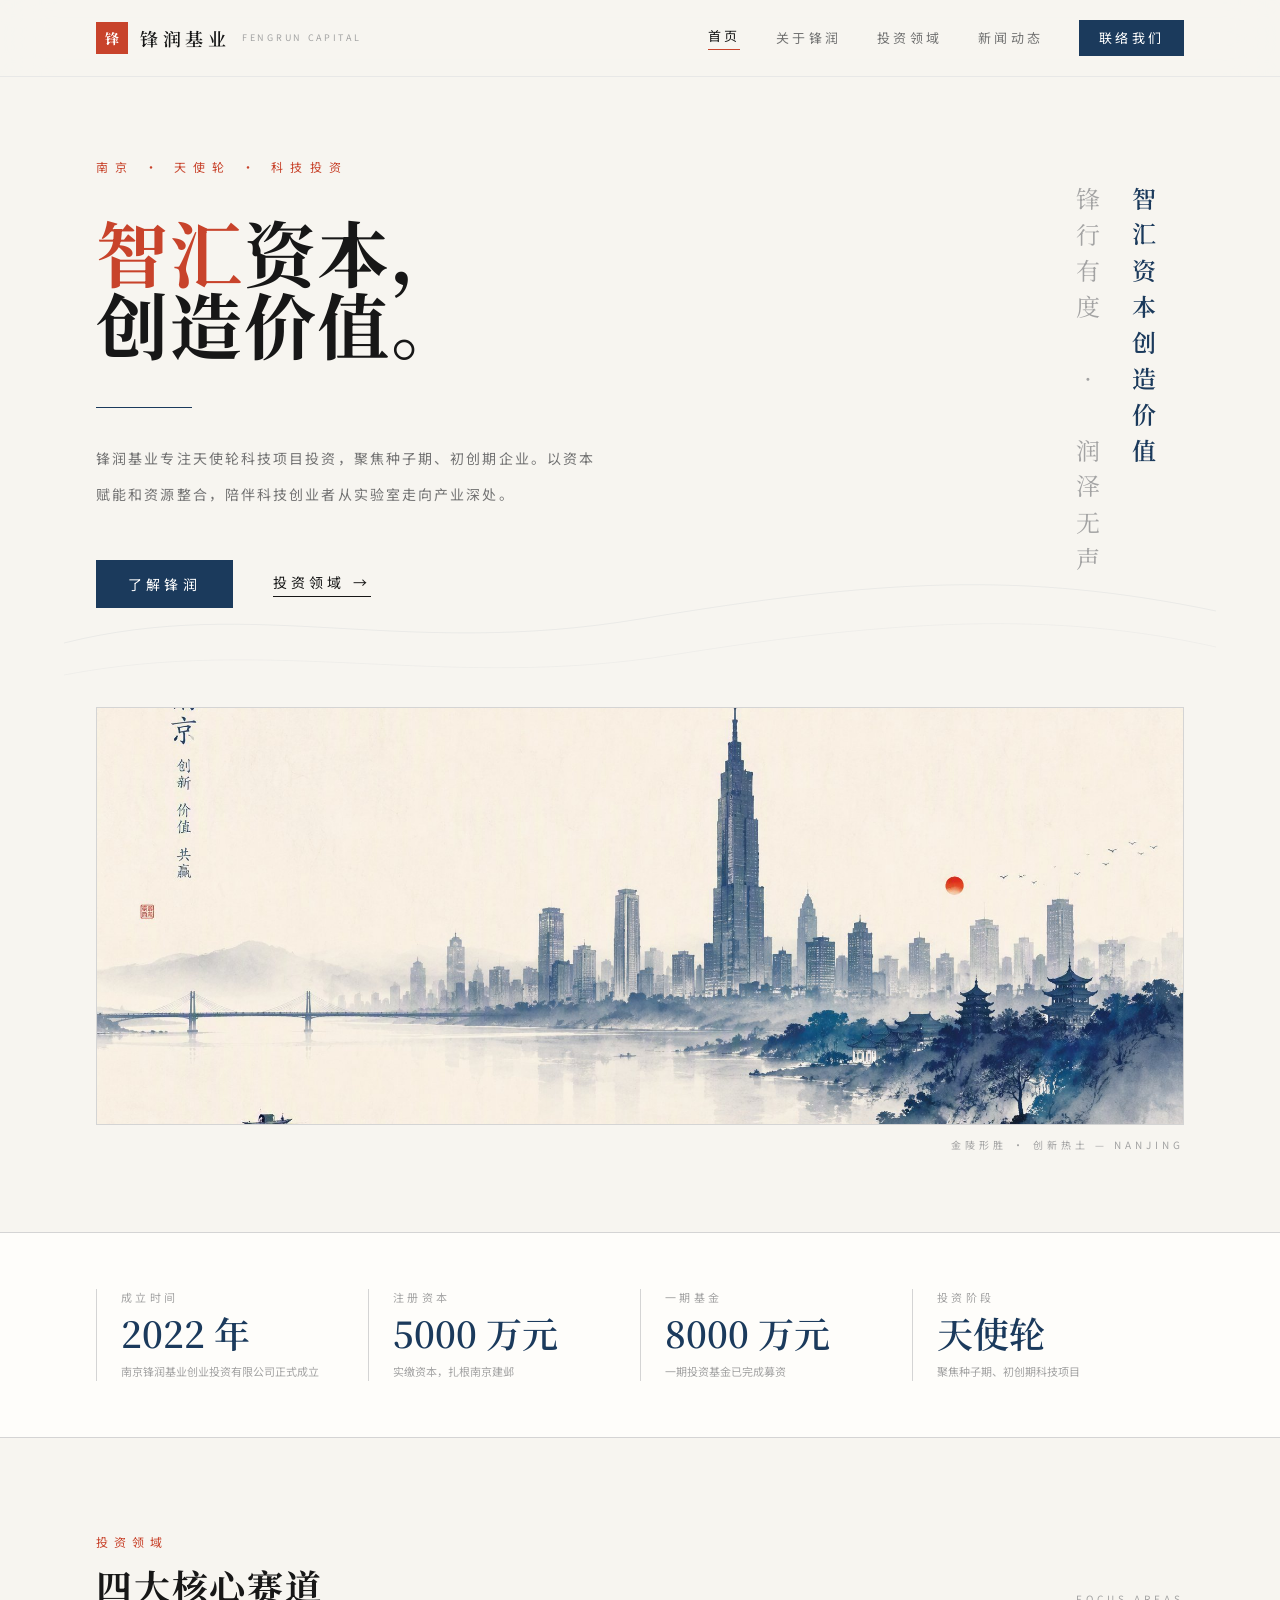
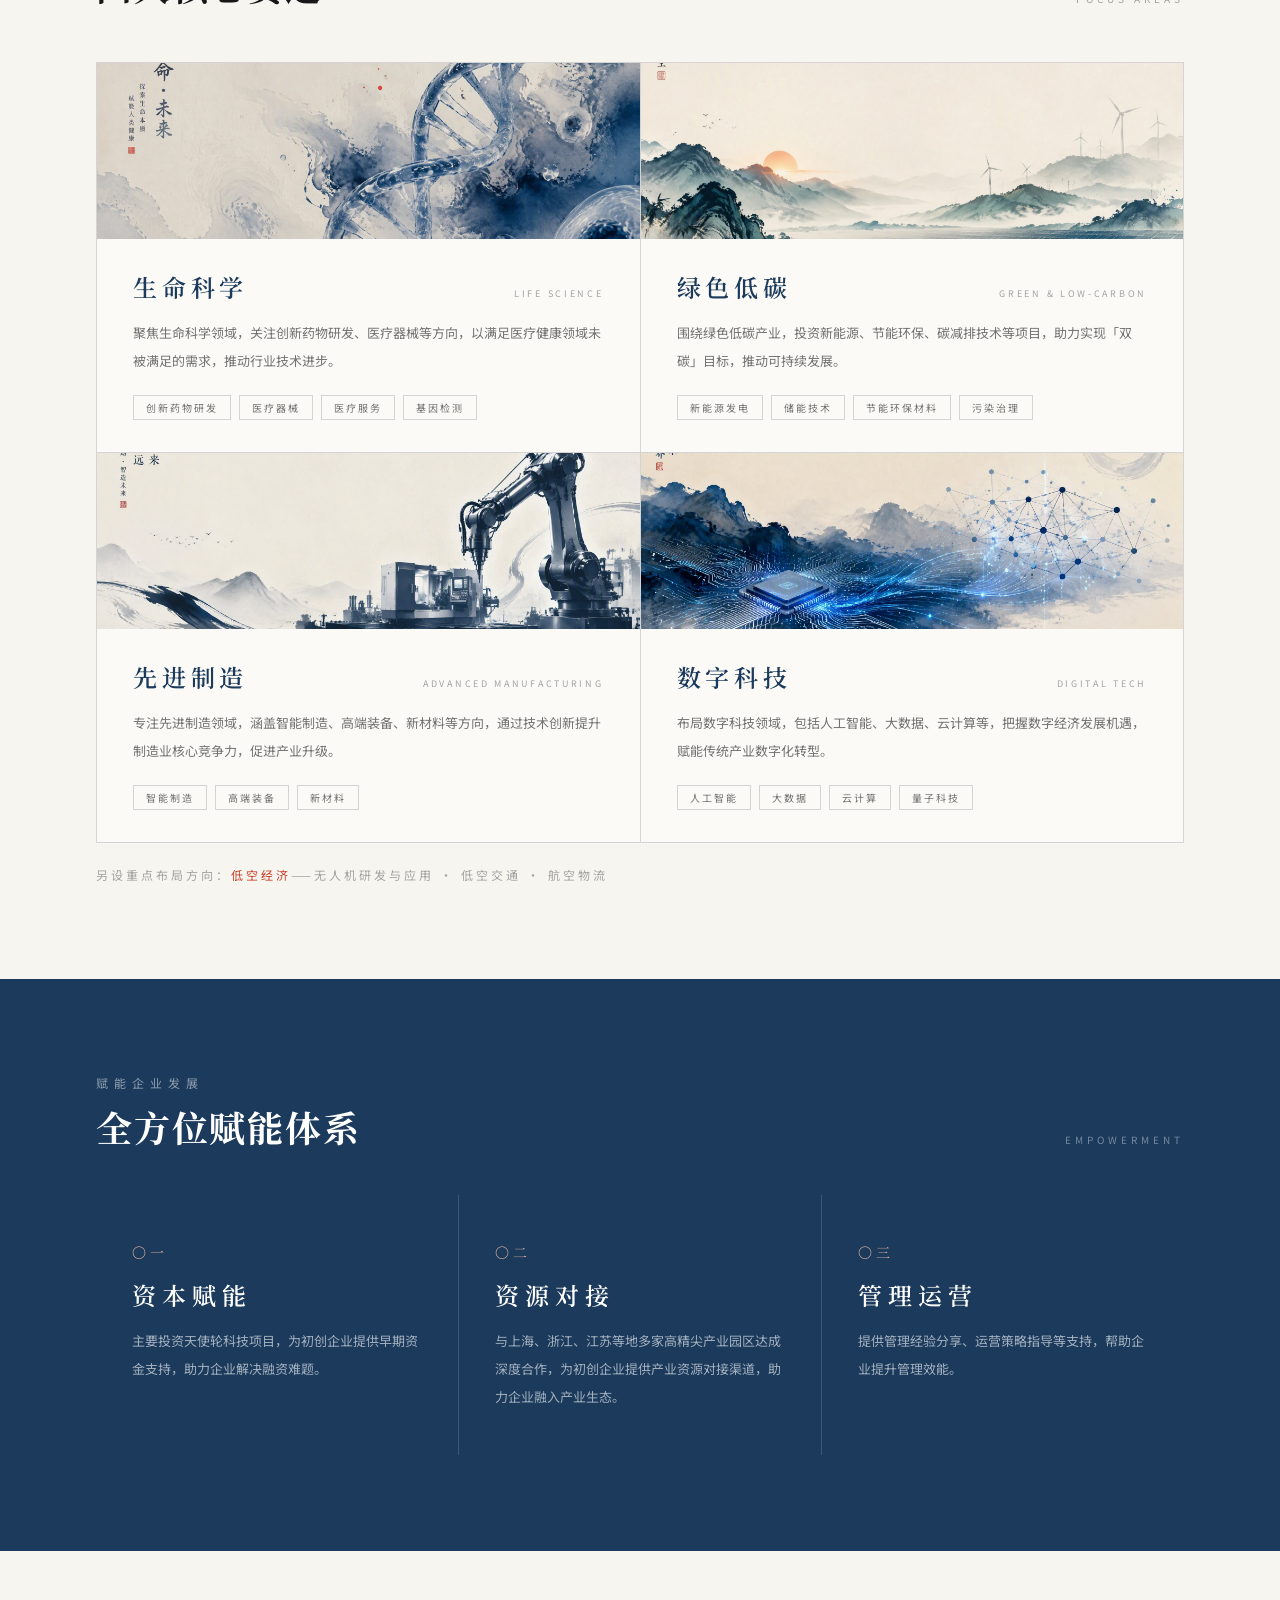
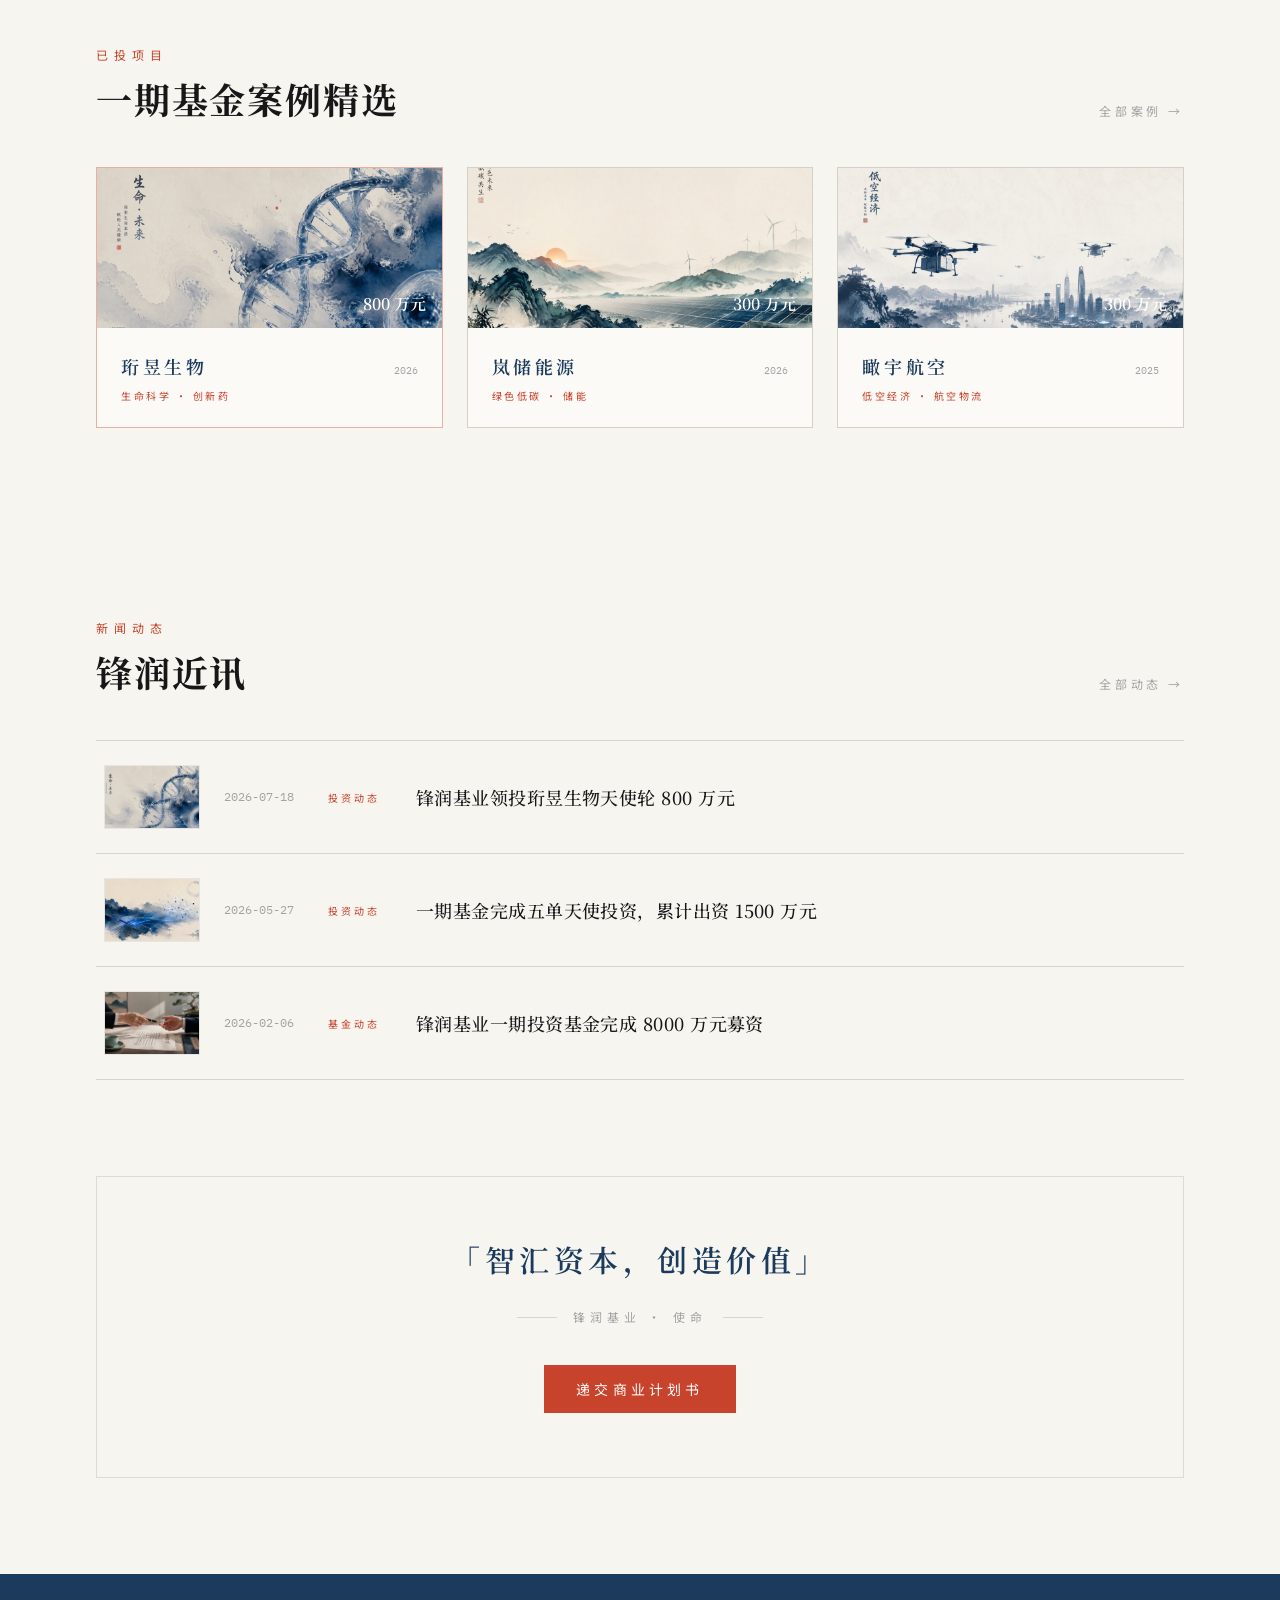
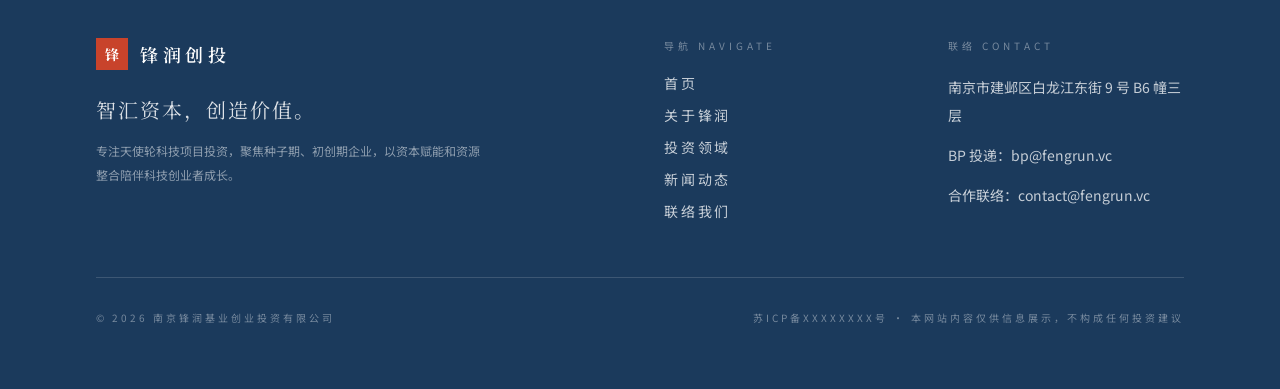
<file: index.html>
<!doctype html>
<html lang="en">
  <head>
    <meta charset="UTF-8" />
    <meta name="viewport" content="width=device-width, initial-scale=1.0" />
    <meta name="description" content="南京锋润基业创业投资有限公司 — 专注天使轮科技项目投资的早期投资机构，智汇资本，创造价值" />
    <title>锋润基业 FENGRUN CAPITAL</title>
    <link rel="preconnect" href="https://fonts.googleapis.com" />
    <link rel="preconnect" href="https://fonts.gstatic.com" crossorigin />
    <link
      href="https://fonts.googleapis.com/css2?family=Fraunces:ital,opsz,wght@0,9..144,300;0,9..144,400;0,9..144,500;0,9..144,600;1,9..144,300;1,9..144,400&family=Noto+Serif+SC:wght@400;500;600;700;900&family=Noto+Sans+SC:wght@300;400;500;700&family=IBM+Plex+Mono:wght@300;400;500&display=swap"
      rel="stylesheet"
    />
    <script type="module" crossorigin src="./assets/index-ffQr0s3j.js"></script>
    <link rel="stylesheet" crossorigin href="./assets/index-B7MIzdiK.css">
  </head>
  <body>
    <div id="root"></div>
  </body>
</html>
</file>
<file: assets/index-B7MIzdiK.css>
*,:before,:after{--tw-border-spacing-x: 0;--tw-border-spacing-y: 0;--tw-translate-x: 0;--tw-translate-y: 0;--tw-rotate: 0;--tw-skew-x: 0;--tw-skew-y: 0;--tw-scale-x: 1;--tw-scale-y: 1;--tw-pan-x: ;--tw-pan-y: ;--tw-pinch-zoom: ;--tw-scroll-snap-strictness: proximity;--tw-gradient-from-position: ;--tw-gradient-via-position: ;--tw-gradient-to-position: ;--tw-ordinal: ;--tw-slashed-zero: ;--tw-numeric-figure: ;--tw-numeric-spacing: ;--tw-numeric-fraction: ;--tw-ring-inset: ;--tw-ring-offset-width: 0px;--tw-ring-offset-color: #fff;--tw-ring-color: rgb(59 130 246 / .5);--tw-ring-offset-shadow: 0 0 #0000;--tw-ring-shadow: 0 0 #0000;--tw-shadow: 0 0 #0000;--tw-shadow-colored: 0 0 #0000;--tw-blur: ;--tw-brightness: ;--tw-contrast: ;--tw-grayscale: ;--tw-hue-rotate: ;--tw-invert: ;--tw-saturate: ;--tw-sepia: ;--tw-drop-shadow: ;--tw-backdrop-blur: ;--tw-backdrop-brightness: ;--tw-backdrop-contrast: ;--tw-backdrop-grayscale: ;--tw-backdrop-hue-rotate: ;--tw-backdrop-invert: ;--tw-backdrop-opacity: ;--tw-backdrop-saturate: ;--tw-backdrop-sepia: ;--tw-contain-size: ;--tw-contain-layout: ;--tw-contain-paint: ;--tw-contain-style: }::backdrop{--tw-border-spacing-x: 0;--tw-border-spacing-y: 0;--tw-translate-x: 0;--tw-translate-y: 0;--tw-rotate: 0;--tw-skew-x: 0;--tw-skew-y: 0;--tw-scale-x: 1;--tw-scale-y: 1;--tw-pan-x: ;--tw-pan-y: ;--tw-pinch-zoom: ;--tw-scroll-snap-strictness: proximity;--tw-gradient-from-position: ;--tw-gradient-via-position: ;--tw-gradient-to-position: ;--tw-ordinal: ;--tw-slashed-zero: ;--tw-numeric-figure: ;--tw-numeric-spacing: ;--tw-numeric-fraction: ;--tw-ring-inset: ;--tw-ring-offset-width: 0px;--tw-ring-offset-color: #fff;--tw-ring-color: rgb(59 130 246 / .5);--tw-ring-offset-shadow: 0 0 #0000;--tw-ring-shadow: 0 0 #0000;--tw-shadow: 0 0 #0000;--tw-shadow-colored: 0 0 #0000;--tw-blur: ;--tw-brightness: ;--tw-contrast: ;--tw-grayscale: ;--tw-hue-rotate: ;--tw-invert: ;--tw-saturate: ;--tw-sepia: ;--tw-drop-shadow: ;--tw-backdrop-blur: ;--tw-backdrop-brightness: ;--tw-backdrop-contrast: ;--tw-backdrop-grayscale: ;--tw-backdrop-hue-rotate: ;--tw-backdrop-invert: ;--tw-backdrop-opacity: ;--tw-backdrop-saturate: ;--tw-backdrop-sepia: ;--tw-contain-size: ;--tw-contain-layout: ;--tw-contain-paint: ;--tw-contain-style: }*,:before,:after{box-sizing:border-box;border-width:0;border-style:solid;border-color:#e5e7eb}:before,:after{--tw-content: ""}html,:host{line-height:1.5;-webkit-text-size-adjust:100%;-moz-tab-size:4;-o-tab-size:4;tab-size:4;font-family:ui-sans-serif,system-ui,sans-serif,"Apple Color Emoji","Segoe UI Emoji",Segoe UI Symbol,"Noto Color Emoji";font-feature-settings:normal;font-variation-settings:normal;-webkit-tap-highlight-color:transparent}body{margin:0;line-height:inherit}hr{height:0;color:inherit;border-top-width:1px}abbr:where([title]){-webkit-text-decoration:underline dotted;text-decoration:underline dotted}h1,h2,h3,h4,h5,h6{font-size:inherit;font-weight:inherit}a{color:inherit;text-decoration:inherit}b,strong{font-weight:bolder}code,kbd,samp,pre{font-family:ui-monospace,SFMono-Regular,Menlo,Monaco,Consolas,Liberation Mono,Courier New,monospace;font-feature-settings:normal;font-variation-settings:normal;font-size:1em}small{font-size:80%}sub,sup{font-size:75%;line-height:0;position:relative;vertical-align:baseline}sub{bottom:-.25em}sup{top:-.5em}table{text-indent:0;border-color:inherit;border-collapse:collapse}button,input,optgroup,select,textarea{font-family:inherit;font-feature-settings:inherit;font-variation-settings:inherit;font-size:100%;font-weight:inherit;line-height:inherit;letter-spacing:inherit;color:inherit;margin:0;padding:0}button,select{text-transform:none}button,input:where([type=button]),input:where([type=reset]),input:where([type=submit]){-webkit-appearance:button;background-color:transparent;background-image:none}:-moz-focusring{outline:auto}:-moz-ui-invalid{box-shadow:none}progress{vertical-align:baseline}::-webkit-inner-spin-button,::-webkit-outer-spin-button{height:auto}[type=search]{-webkit-appearance:textfield;outline-offset:-2px}::-webkit-search-decoration{-webkit-appearance:none}::-webkit-file-upload-button{-webkit-appearance:button;font:inherit}summary{display:list-item}blockquote,dl,dd,h1,h2,h3,h4,h5,h6,hr,figure,p,pre{margin:0}fieldset{margin:0;padding:0}legend{padding:0}ol,ul,menu{list-style:none;margin:0;padding:0}dialog{padding:0}textarea{resize:vertical}input::-moz-placeholder,textarea::-moz-placeholder{opacity:1;color:#9ca3af}input::placeholder,textarea::placeholder{opacity:1;color:#9ca3af}button,[role=button]{cursor:pointer}:disabled{cursor:default}img,svg,video,canvas,audio,iframe,embed,object{display:block;vertical-align:middle}img,video{max-width:100%;height:auto}[hidden]:where(:not([hidden=until-found])){display:none}:root{--background: 0 0% 100%;--foreground: 240 10% 3.9%;--card: 0 0% 100%;--card-foreground: 240 10% 3.9%;--popover: 0 0% 100%;--popover-foreground: 240 10% 3.9%;--primary: 240 5.9% 10%;--primary-foreground: 0 0% 98%;--secondary: 240 4.8% 95.9%;--secondary-foreground: 240 5.9% 10%;--muted: 240 4.8% 95.9%;--muted-foreground: 240 3.8% 46.1%;--accent: 240 4.8% 95.9%;--accent-foreground: 240 5.9% 10%;--destructive: 0 84.2% 60.2%;--destructive-foreground: 0 0% 98%;--border: 240 5.9% 90%;--input: 240 5.9% 90%;--ring: 240 5.9% 10%;--radius: .625rem;--sidebar-background: 0 0% 98%;--sidebar-foreground: 240 5.3% 26.1%;--sidebar-primary: 240 5.9% 10%;--sidebar-primary-foreground: 0 0% 98%;--sidebar-accent: 240 4.8% 95.9%;--sidebar-accent-foreground: 240 5.9% 10%;--sidebar-border: 220 13% 91%;--sidebar-ring: 217.2 91.2% 59.8%}.dark{--background: 240 10% 3.9%;--foreground: 0 0% 98%;--card: 240 10% 3.9%;--card-foreground: 0 0% 98%;--popover: 240 10% 3.9%;--popover-foreground: 0 0% 98%;--primary: 0 0% 98%;--primary-foreground: 240 5.9% 10%;--secondary: 240 3.7% 15.9%;--secondary-foreground: 0 0% 98%;--muted: 240 3.7% 15.9%;--muted-foreground: 240 5% 64.9%;--accent: 240 3.7% 15.9%;--accent-foreground: 0 0% 98%;--destructive: 0 62.8% 30.6%;--destructive-foreground: 0 0% 98%;--border: 240 3.7% 15.9%;--input: 240 3.7% 15.9%;--ring: 240 4.9% 83.9%;--sidebar-background: 240 5.9% 10%;--sidebar-foreground: 240 4.8% 95.9%;--sidebar-primary: 224.3 76.3% 48%;--sidebar-primary-foreground: 0 0% 100%;--sidebar-accent: 240 3.7% 15.9%;--sidebar-accent-foreground: 240 4.8% 95.9%;--sidebar-border: 240 3.7% 15.9%;--sidebar-ring: 217.2 91.2% 59.8%}*{border-color:hsl(var(--border))}body{background-color:hsl(var(--background));color:hsl(var(--foreground))}.sr-only{position:absolute;width:1px;height:1px;padding:0;margin:-1px;overflow:hidden;clip:rect(0,0,0,0);white-space:nowrap;border-width:0}.pointer-events-none{pointer-events:none}.visible{visibility:visible}.invisible{visibility:hidden}.fixed{position:fixed}.absolute{position:absolute}.relative{position:relative}.sticky{position:sticky}.inset-0{inset:0}.inset-x-0{left:0;right:0}.inset-y-0{top:0;bottom:0}.-bottom-12{bottom:-3rem}.-left-12{left:-3rem}.-right-12{right:-3rem}.-top-12{top:-3rem}.bottom-0{bottom:0}.bottom-3{bottom:.75rem}.bottom-4{bottom:1rem}.left-0{left:0}.left-1\/2{left:50%}.left-2{left:.5rem}.left-4{left:1rem}.left-5{left:1.25rem}.left-\[50\%\]{left:50%}.right-0{right:0}.right-1{right:.25rem}.right-2{right:.5rem}.right-3{right:.75rem}.right-4{right:1rem}.right-5{right:1.25rem}.top-0{top:0}.top-1\.5{top:.375rem}.top-1\/2{top:50%}.top-3\.5{top:.875rem}.top-4{top:1rem}.top-\[1px\]{top:1px}.top-\[50\%\]{top:50%}.top-\[60\%\]{top:60%}.top-full{top:100%}.isolate{isolation:isolate}.z-10{z-index:10}.z-20{z-index:20}.z-40{z-index:40}.z-50{z-index:50}.z-\[1\]{z-index:1}.order-first{order:-9999}.order-last{order:9999}.col-start-2{grid-column-start:2}.row-span-2{grid-row:span 2 / span 2}.row-start-1{grid-row-start:1}.\!m-0{margin:0!important}.-mx-1{margin-left:-.25rem;margin-right:-.25rem}.-my-2{margin-top:-.5rem;margin-bottom:-.5rem}.mx-2{margin-left:.5rem;margin-right:.5rem}.mx-3\.5{margin-left:.875rem;margin-right:.875rem}.mx-auto{margin-left:auto;margin-right:auto}.my-0{margin-top:0;margin-bottom:0}.my-0\.5{margin-top:.125rem;margin-bottom:.125rem}.my-1{margin-top:.25rem;margin-bottom:.25rem}.-ml-4{margin-left:-1rem}.-mt-4{margin-top:-1rem}.mb-10{margin-bottom:2.5rem}.mb-12{margin-bottom:3rem}.mb-14{margin-bottom:3.5rem}.mb-2{margin-bottom:.5rem}.mb-24{margin-bottom:6rem}.mb-3{margin-bottom:.75rem}.mb-4{margin-bottom:1rem}.ml-1{margin-left:.25rem}.ml-4{margin-left:1rem}.ml-auto{margin-left:auto}.mt-1\.5{margin-top:.375rem}.mt-10{margin-top:2.5rem}.mt-12{margin-top:3rem}.mt-14{margin-top:3.5rem}.mt-2{margin-top:.5rem}.mt-3{margin-top:.75rem}.mt-4{margin-top:1rem}.mt-5{margin-top:1.25rem}.mt-6{margin-top:1.5rem}.mt-7{margin-top:1.75rem}.mt-8{margin-top:2rem}.mt-auto{margin-top:auto}.line-clamp-1{overflow:hidden;display:-webkit-box;-webkit-box-orient:vertical;-webkit-line-clamp:1}.line-clamp-2{overflow:hidden;display:-webkit-box;-webkit-box-orient:vertical;-webkit-line-clamp:2}.block{display:block}.inline-block{display:inline-block}.flex{display:flex}.inline-flex{display:inline-flex}.table{display:table}.table-caption{display:table-caption}.table-cell{display:table-cell}.table-row{display:table-row}.grid{display:grid}.hidden{display:none}.aspect-square{aspect-ratio:1 / 1}.aspect-video{aspect-ratio:16 / 9}.size-10{width:2.5rem;height:2.5rem}.size-2{width:.5rem;height:.5rem}.size-2\.5{width:.625rem;height:.625rem}.size-3{width:.75rem;height:.75rem}.size-3\.5{width:.875rem;height:.875rem}.size-4{width:1rem;height:1rem}.size-6{width:1.5rem;height:1.5rem}.size-7{width:1.75rem;height:1.75rem}.size-8{width:2rem;height:2rem}.size-9{width:2.25rem;height:2.25rem}.size-auto{width:auto;height:auto}.size-full{width:100%;height:100%}.h-1\.5{height:.375rem}.h-10{height:2.5rem}.h-12{height:3rem}.h-16{height:4rem}.h-2{height:.5rem}.h-2\.5{height:.625rem}.h-20{height:5rem}.h-4{height:1rem}.h-40{height:10rem}.h-44{height:11rem}.h-5{height:1.25rem}.h-52{height:13rem}.h-6{height:1.5rem}.h-64{height:16rem}.h-7{height:1.75rem}.h-8{height:2rem}.h-9{height:2.25rem}.h-\[1\.15rem\]{height:1.15rem}.h-\[22rem\]{height:22rem}.h-\[calc\(100\%-1px\)\]{height:calc(100% - 1px)}.h-\[var\(--radix-navigation-menu-viewport-height\)\]{height:var(--radix-navigation-menu-viewport-height)}.h-\[var\(--radix-select-trigger-height\)\]{height:var(--radix-select-trigger-height)}.h-auto{height:auto}.h-fit{height:-moz-fit-content;height:fit-content}.h-full{height:100%}.h-px{height:1px}.h-svh{height:100svh}.max-h-\[300px\]{max-height:300px}.min-h-0{min-height:0px}.min-h-16{min-height:4rem}.min-h-4{min-height:1rem}.min-h-\[70vh\]{min-height:70vh}.min-h-screen{min-height:100vh}.min-h-svh{min-height:100svh}.w-0{width:0px}.w-1{width:.25rem}.w-10{width:2.5rem}.w-12{width:3rem}.w-14{width:3.5rem}.w-16{width:4rem}.w-2{width:.5rem}.w-2\.5{width:.625rem}.w-20{width:5rem}.w-24{width:6rem}.w-3{width:.75rem}.w-3\/4{width:75%}.w-32{width:8rem}.w-4{width:1rem}.w-5{width:1.25rem}.w-64{width:16rem}.w-72{width:18rem}.w-8{width:2rem}.w-9{width:2.25rem}.w-\[100px\]{width:100px}.w-auto{width:auto}.w-fit{width:-moz-fit-content;width:fit-content}.w-full{width:100%}.w-max{width:-moz-max-content;width:max-content}.w-px{width:1px}.min-w-0{min-width:0px}.min-w-10{min-width:2.5rem}.min-w-5{min-width:1.25rem}.min-w-8{min-width:2rem}.min-w-9{min-width:2.25rem}.min-w-\[12rem\]{min-width:12rem}.min-w-\[8rem\]{min-width:8rem}.min-w-\[var\(--radix-select-trigger-width\)\]{min-width:var(--radix-select-trigger-width)}.max-w-2xl{max-width:42rem}.max-w-3xl{max-width:48rem}.max-w-6xl{max-width:72rem}.max-w-\[calc\(100\%-2rem\)\]{max-width:calc(100% - 2rem)}.max-w-lg{max-width:32rem}.max-w-max{max-width:-moz-max-content;max-width:max-content}.max-w-sm{max-width:24rem}.max-w-xl{max-width:36rem}.flex-1{flex:1 1 0%}.shrink-0{flex-shrink:0}.grow{flex-grow:1}.grow-0{flex-grow:0}.basis-full{flex-basis:100%}.caption-bottom{caption-side:bottom}.border-collapse{border-collapse:collapse}.-translate-x-1\/2{--tw-translate-x: -50%;transform:translate(var(--tw-translate-x),var(--tw-translate-y)) rotate(var(--tw-rotate)) skew(var(--tw-skew-x)) skewY(var(--tw-skew-y)) scaleX(var(--tw-scale-x)) scaleY(var(--tw-scale-y))}.-translate-x-px{--tw-translate-x: -1px;transform:translate(var(--tw-translate-x),var(--tw-translate-y)) rotate(var(--tw-rotate)) skew(var(--tw-skew-x)) skewY(var(--tw-skew-y)) scaleX(var(--tw-scale-x)) scaleY(var(--tw-scale-y))}.-translate-y-1\/2{--tw-translate-y: -50%;transform:translate(var(--tw-translate-x),var(--tw-translate-y)) rotate(var(--tw-rotate)) skew(var(--tw-skew-x)) skewY(var(--tw-skew-y)) scaleX(var(--tw-scale-x)) scaleY(var(--tw-scale-y))}.-translate-y-\[3px\]{--tw-translate-y: -3px;transform:translate(var(--tw-translate-x),var(--tw-translate-y)) rotate(var(--tw-rotate)) skew(var(--tw-skew-x)) skewY(var(--tw-skew-y)) scaleX(var(--tw-scale-x)) scaleY(var(--tw-scale-y))}.translate-x-\[-50\%\]{--tw-translate-x: -50%;transform:translate(var(--tw-translate-x),var(--tw-translate-y)) rotate(var(--tw-rotate)) skew(var(--tw-skew-x)) skewY(var(--tw-skew-y)) scaleX(var(--tw-scale-x)) scaleY(var(--tw-scale-y))}.translate-x-px{--tw-translate-x: 1px;transform:translate(var(--tw-translate-x),var(--tw-translate-y)) rotate(var(--tw-rotate)) skew(var(--tw-skew-x)) skewY(var(--tw-skew-y)) scaleX(var(--tw-scale-x)) scaleY(var(--tw-scale-y))}.translate-y-0\.5{--tw-translate-y: .125rem;transform:translate(var(--tw-translate-x),var(--tw-translate-y)) rotate(var(--tw-rotate)) skew(var(--tw-skew-x)) skewY(var(--tw-skew-y)) scaleX(var(--tw-scale-x)) scaleY(var(--tw-scale-y))}.translate-y-\[-50\%\]{--tw-translate-y: -50%;transform:translate(var(--tw-translate-x),var(--tw-translate-y)) rotate(var(--tw-rotate)) skew(var(--tw-skew-x)) skewY(var(--tw-skew-y)) scaleX(var(--tw-scale-x)) scaleY(var(--tw-scale-y))}.translate-y-\[3\.5px\]{--tw-translate-y: 3.5px;transform:translate(var(--tw-translate-x),var(--tw-translate-y)) rotate(var(--tw-rotate)) skew(var(--tw-skew-x)) skewY(var(--tw-skew-y)) scaleX(var(--tw-scale-x)) scaleY(var(--tw-scale-y))}.translate-y-\[calc\(-50\%_-_2px\)\]{--tw-translate-y: calc(-50% - 2px) ;transform:translate(var(--tw-translate-x),var(--tw-translate-y)) rotate(var(--tw-rotate)) skew(var(--tw-skew-x)) skewY(var(--tw-skew-y)) scaleX(var(--tw-scale-x)) scaleY(var(--tw-scale-y))}.-rotate-45{--tw-rotate: -45deg;transform:translate(var(--tw-translate-x),var(--tw-translate-y)) rotate(var(--tw-rotate)) skew(var(--tw-skew-x)) skewY(var(--tw-skew-y)) scaleX(var(--tw-scale-x)) scaleY(var(--tw-scale-y))}.rotate-45{--tw-rotate: 45deg;transform:translate(var(--tw-translate-x),var(--tw-translate-y)) rotate(var(--tw-rotate)) skew(var(--tw-skew-x)) skewY(var(--tw-skew-y)) scaleX(var(--tw-scale-x)) scaleY(var(--tw-scale-y))}.rotate-90{--tw-rotate: 90deg;transform:translate(var(--tw-translate-x),var(--tw-translate-y)) rotate(var(--tw-rotate)) skew(var(--tw-skew-x)) skewY(var(--tw-skew-y)) scaleX(var(--tw-scale-x)) scaleY(var(--tw-scale-y))}.transform{transform:translate(var(--tw-translate-x),var(--tw-translate-y)) rotate(var(--tw-rotate)) skew(var(--tw-skew-x)) skewY(var(--tw-skew-y)) scaleX(var(--tw-scale-x)) scaleY(var(--tw-scale-y))}@keyframes caret-blink{0%,70%,to{opacity:1}20%,50%{opacity:0}}.animate-caret-blink{animation:caret-blink 1.25s ease-out infinite}@keyframes pulse{50%{opacity:.5}}.animate-pulse{animation:pulse 2s cubic-bezier(.4,0,.6,1) infinite}@keyframes spin{to{transform:rotate(360deg)}}.animate-spin{animation:spin 1s linear infinite}.cursor-default{cursor:default}.cursor-pointer{cursor:pointer}.cursor-text{cursor:text}.touch-none{touch-action:none}.select-none{-webkit-user-select:none;-moz-user-select:none;user-select:none}.resize-none{resize:none}.scroll-my-1{scroll-margin-top:.25rem;scroll-margin-bottom:.25rem}.scroll-py-1{scroll-padding-top:.25rem;scroll-padding-bottom:.25rem}.list-disc{list-style-type:disc}.list-none{list-style-type:none}.auto-rows-min{grid-auto-rows:min-content}.grid-cols-2{grid-template-columns:repeat(2,minmax(0,1fr))}.grid-cols-\[0_1fr\]{grid-template-columns:0 1fr}.grid-rows-\[auto_auto\]{grid-template-rows:auto auto}.flex-row{flex-direction:row}.flex-col{flex-direction:column}.flex-col-reverse{flex-direction:column-reverse}.flex-wrap{flex-wrap:wrap}.place-content-center{place-content:center}.items-start{align-items:flex-start}.items-end{align-items:flex-end}.items-center{align-items:center}.items-baseline{align-items:baseline}.items-stretch{align-items:stretch}.justify-start{justify-content:flex-start}.justify-center{justify-content:center}.justify-between{justify-content:space-between}.justify-items-start{justify-items:start}.gap-0\.5{gap:.125rem}.gap-1{gap:.25rem}.gap-1\.5{gap:.375rem}.gap-10{gap:2.5rem}.gap-12{gap:3rem}.gap-14{gap:3.5rem}.gap-2{gap:.5rem}.gap-2\.5{gap:.625rem}.gap-3{gap:.75rem}.gap-4{gap:1rem}.gap-6{gap:1.5rem}.gap-7{gap:1.75rem}.gap-8{gap:2rem}.gap-9{gap:2.25rem}.gap-\[--spacing\(var\(--gap\)\)\]{gap:var(--spacing(var(--gap)))}.gap-px{gap:1px}.gap-y-0\.5{row-gap:.125rem}.gap-y-10{row-gap:2.5rem}.space-y-3>:not([hidden])~:not([hidden]){--tw-space-y-reverse: 0;margin-top:calc(.75rem * calc(1 - var(--tw-space-y-reverse)));margin-bottom:calc(.75rem * var(--tw-space-y-reverse))}.space-y-8>:not([hidden])~:not([hidden]){--tw-space-y-reverse: 0;margin-top:calc(2rem * calc(1 - var(--tw-space-y-reverse)));margin-bottom:calc(2rem * var(--tw-space-y-reverse))}.self-start{align-self:flex-start}.self-stretch{align-self:stretch}.justify-self-end{justify-self:end}.overflow-auto{overflow:auto}.overflow-hidden{overflow:hidden}.overflow-x-auto{overflow-x:auto}.overflow-y-auto{overflow-y:auto}.overflow-x-hidden{overflow-x:hidden}.whitespace-nowrap{white-space:nowrap}.text-balance{text-wrap:balance}.break-words{overflow-wrap:break-word}.rounded-\[2px\]{border-radius:2px}.rounded-\[4px\]{border-radius:4px}.rounded-\[calc\(var\(--radius\)-5px\)\]{border-radius:calc(var(--radius) - 5px)}.rounded-\[inherit\]{border-radius:inherit}.rounded-full{border-radius:9999px}.rounded-lg{border-radius:var(--radius)}.rounded-md{border-radius:calc(var(--radius) - 2px)}.rounded-none{border-radius:0}.rounded-sm{border-radius:calc(var(--radius) - 4px)}.rounded-xl{border-radius:calc(var(--radius) + 4px)}.rounded-xs{border-radius:calc(var(--radius) - 6px)}.rounded-l-md{border-top-left-radius:calc(var(--radius) - 2px);border-bottom-left-radius:calc(var(--radius) - 2px)}.rounded-r-md{border-top-right-radius:calc(var(--radius) - 2px);border-bottom-right-radius:calc(var(--radius) - 2px)}.rounded-tl-sm{border-top-left-radius:calc(var(--radius) - 4px)}.border{border-width:1px}.border-0{border-width:0px}.border-\[1\.5px\]{border-width:1.5px}.border-y{border-top-width:1px;border-bottom-width:1px}.border-b{border-bottom-width:1px}.border-l{border-left-width:1px}.border-r{border-right-width:1px}.border-t{border-top-width:1px}.border-dashed{border-style:dashed}.border-border{border-color:hsl(var(--border))}.border-border\/50{border-color:hsl(var(--border) / .5)}.border-input{border-color:hsl(var(--input))}.border-neutral-200{--tw-border-opacity: 1;border-color:rgb(229 229 229 / var(--tw-border-opacity, 1))}.border-neutral-200\/80{border-color:#e5e5e5cc}.border-neutral-300{--tw-border-opacity: 1;border-color:rgb(212 212 212 / var(--tw-border-opacity, 1))}.border-neutral-900{--tw-border-opacity: 1;border-color:rgb(23 23 23 / var(--tw-border-opacity, 1))}.border-primary{border-color:hsl(var(--primary))}.border-sidebar-border{border-color:hsl(var(--sidebar-border))}.border-transparent{border-color:transparent}.border-white\/15{border-color:#ffffff26}.border-white\/30{border-color:#ffffff4d}.border-l-transparent{border-left-color:transparent}.border-t-transparent{border-top-color:transparent}.bg-accent{background-color:hsl(var(--accent))}.bg-background{background-color:hsl(var(--background))}.bg-black\/30{background-color:#0000004d}.bg-black\/50{background-color:#00000080}.bg-border{background-color:hsl(var(--border))}.bg-card{background-color:hsl(var(--card))}.bg-destructive{--tw-bg-opacity: 1;background-color:hsl(var(--destructive) / var(--tw-bg-opacity, 1))}.bg-foreground{background-color:hsl(var(--foreground))}.bg-input{background-color:hsl(var(--input))}.bg-muted{background-color:hsl(var(--muted))}.bg-muted\/50{background-color:hsl(var(--muted) / .5)}.bg-neutral-300{--tw-bg-opacity: 1;background-color:rgb(212 212 212 / var(--tw-bg-opacity, 1))}.bg-neutral-800{--tw-bg-opacity: 1;background-color:rgb(38 38 38 / var(--tw-bg-opacity, 1))}.bg-popover{background-color:hsl(var(--popover))}.bg-primary{background-color:hsl(var(--primary))}.bg-primary\/20{background-color:hsl(var(--primary) / .2)}.bg-secondary{background-color:hsl(var(--secondary))}.bg-sidebar{background-color:hsl(var(--sidebar-background))}.bg-sidebar-border{background-color:hsl(var(--sidebar-border))}.bg-transparent{background-color:transparent}.bg-white{--tw-bg-opacity: 1;background-color:rgb(255 255 255 / var(--tw-bg-opacity, 1))}.bg-white\/15{background-color:#ffffff26}.fill-current{fill:currentColor}.fill-foreground{fill:hsl(var(--foreground))}.fill-primary{fill:hsl(var(--primary))}.object-cover{-o-object-fit:cover;object-fit:cover}.p-0{padding:0}.p-1{padding:.25rem}.p-2{padding:.5rem}.p-3{padding:.75rem}.p-4{padding:1rem}.p-6{padding:1.5rem}.p-\[3px\]{padding:3px}.p-px{padding:1px}.px-1{padding-left:.25rem;padding-right:.25rem}.px-1\.5{padding-left:.375rem;padding-right:.375rem}.px-10{padding-left:2.5rem;padding-right:2.5rem}.px-2{padding-left:.5rem;padding-right:.5rem}.px-2\.5{padding-left:.625rem;padding-right:.625rem}.px-3{padding-left:.75rem;padding-right:.75rem}.px-4{padding-left:1rem;padding-right:1rem}.px-5{padding-left:1.25rem;padding-right:1.25rem}.px-6{padding-left:1.5rem;padding-right:1.5rem}.px-7{padding-left:1.75rem;padding-right:1.75rem}.px-8{padding-left:2rem;padding-right:2rem}.px-9{padding-left:2.25rem;padding-right:2.25rem}.py-0\.5{padding-top:.125rem;padding-bottom:.125rem}.py-1{padding-top:.25rem;padding-bottom:.25rem}.py-1\.5{padding-top:.375rem;padding-bottom:.375rem}.py-10{padding-top:2.5rem;padding-bottom:2.5rem}.py-11{padding-top:2.75rem;padding-bottom:2.75rem}.py-12{padding-top:3rem;padding-bottom:3rem}.py-14{padding-top:3.5rem;padding-bottom:3.5rem}.py-16{padding-top:4rem;padding-bottom:4rem}.py-2{padding-top:.5rem;padding-bottom:.5rem}.py-20{padding-top:5rem;padding-bottom:5rem}.py-24{padding-top:6rem;padding-bottom:6rem}.py-3{padding-top:.75rem;padding-bottom:.75rem}.py-3\.5{padding-top:.875rem;padding-bottom:.875rem}.py-4{padding-top:1rem;padding-bottom:1rem}.py-5{padding-top:1.25rem;padding-bottom:1.25rem}.py-6{padding-top:1.5rem;padding-bottom:1.5rem}.py-7{padding-top:1.75rem;padding-bottom:1.75rem}.py-8{padding-top:2rem;padding-bottom:2rem}.py-9{padding-top:2.25rem;padding-bottom:2.25rem}.pb-0\.5{padding-bottom:.125rem}.pb-1{padding-bottom:.25rem}.pb-16{padding-bottom:4rem}.pb-2{padding-bottom:.5rem}.pb-20{padding-bottom:5rem}.pb-24{padding-bottom:6rem}.pb-3{padding-bottom:.75rem}.pb-4{padding-bottom:1rem}.pl-2{padding-left:.5rem}.pl-3{padding-left:.75rem}.pl-4{padding-left:1rem}.pl-6{padding-left:1.5rem}.pl-8{padding-left:2rem}.pr-1{padding-right:.25rem}.pr-2{padding-right:.5rem}.pr-2\.5{padding-right:.625rem}.pr-3{padding-right:.75rem}.pr-8{padding-right:2rem}.pt-0{padding-top:0}.pt-10{padding-top:2.5rem}.pt-12{padding-top:3rem}.pt-16{padding-top:4rem}.pt-20{padding-top:5rem}.pt-3{padding-top:.75rem}.pt-4{padding-top:1rem}.pt-8{padding-top:2rem}.text-left{text-align:left}.text-center{text-align:center}.text-right{text-align:right}.align-middle{vertical-align:middle}.font-mono{font-family:ui-monospace,SFMono-Regular,Menlo,Monaco,Consolas,Liberation Mono,Courier New,monospace}.font-sans{font-family:ui-sans-serif,system-ui,sans-serif,"Apple Color Emoji","Segoe UI Emoji",Segoe UI Symbol,"Noto Color Emoji"}.text-2xl{font-size:1.5rem;line-height:2rem}.text-3xl{font-size:1.875rem;line-height:2.25rem}.text-4xl{font-size:2.25rem;line-height:2.5rem}.text-5xl{font-size:3rem;line-height:1}.text-6xl{font-size:3.75rem;line-height:1}.text-\[0\.8rem\]{font-size:.8rem}.text-\[10px\]{font-size:10px}.text-\[11px\]{font-size:11px}.text-\[13px\]{font-size:13px}.text-\[9px\]{font-size:9px}.text-base{font-size:1rem;line-height:1.5rem}.text-lg{font-size:1.125rem;line-height:1.75rem}.text-sm{font-size:.875rem;line-height:1.25rem}.text-sm\/relaxed{font-size:.875rem;line-height:1.625}.text-xl{font-size:1.25rem;line-height:1.75rem}.text-xs{font-size:.75rem;line-height:1rem}.font-bold{font-weight:700}.font-medium{font-weight:500}.font-normal{font-weight:400}.font-semibold{font-weight:600}.tabular-nums{--tw-numeric-spacing: tabular-nums;font-variant-numeric:var(--tw-ordinal) var(--tw-slashed-zero) var(--tw-numeric-figure) var(--tw-numeric-spacing) var(--tw-numeric-fraction)}.leading-5{line-height:1.25rem}.leading-6{line-height:1.5rem}.leading-7{line-height:1.75rem}.leading-8{line-height:2rem}.leading-9{line-height:2.25rem}.leading-\[1\.3\]{line-height:1.3}.leading-loose{line-height:2}.leading-none{line-height:1}.leading-normal{line-height:1.5}.leading-relaxed{line-height:1.625}.leading-snug{line-height:1.375}.leading-tight{line-height:1.25}.tracking-\[0\.08em\]{letter-spacing:.08em}.tracking-\[0\.12em\]{letter-spacing:.12em}.tracking-\[0\.15em\]{letter-spacing:.15em}.tracking-\[0\.1em\]{letter-spacing:.1em}.tracking-\[0\.25em\]{letter-spacing:.25em}.tracking-\[0\.2em\]{letter-spacing:.2em}.tracking-\[0\.3em\]{letter-spacing:.3em}.tracking-\[0\.4em\]{letter-spacing:.4em}.tracking-\[0\.5em\]{letter-spacing:.5em}.tracking-\[0\.6em\]{letter-spacing:.6em}.tracking-tight{letter-spacing:-.025em}.tracking-wide{letter-spacing:.025em}.tracking-wider{letter-spacing:.05em}.tracking-widest{letter-spacing:.1em}.text-\[\#E8B4A0\]{--tw-text-opacity: 1;color:rgb(232 180 160 / var(--tw-text-opacity, 1))}.text-accent-foreground{color:hsl(var(--accent-foreground))}.text-background{color:hsl(var(--background))}.text-card-foreground{color:hsl(var(--card-foreground))}.text-current{color:currentColor}.text-destructive{--tw-text-opacity: 1;color:hsl(var(--destructive) / var(--tw-text-opacity, 1))}.text-foreground{color:hsl(var(--foreground))}.text-muted-foreground{color:hsl(var(--muted-foreground))}.text-neutral-400{--tw-text-opacity: 1;color:rgb(163 163 163 / var(--tw-text-opacity, 1))}.text-neutral-500{--tw-text-opacity: 1;color:rgb(115 115 115 / var(--tw-text-opacity, 1))}.text-neutral-600{--tw-text-opacity: 1;color:rgb(82 82 82 / var(--tw-text-opacity, 1))}.text-neutral-900{--tw-text-opacity: 1;color:rgb(23 23 23 / var(--tw-text-opacity, 1))}.text-popover-foreground{color:hsl(var(--popover-foreground))}.text-primary{color:hsl(var(--primary))}.text-primary-foreground{color:hsl(var(--primary-foreground))}.text-secondary-foreground{color:hsl(var(--secondary-foreground))}.text-sidebar-foreground{color:hsl(var(--sidebar-foreground))}.text-sidebar-foreground\/70{color:hsl(var(--sidebar-foreground) / .7)}.text-white{--tw-text-opacity: 1;color:rgb(255 255 255 / var(--tw-text-opacity, 1))}.text-white\/40{color:#fff6}.text-white\/50{color:#ffffff80}.text-white\/60{color:#fff9}.text-white\/70{color:#ffffffb3}.text-white\/75{color:#ffffffbf}.text-white\/80{color:#fffc}.text-white\/85{color:#ffffffd9}.underline-offset-4{text-underline-offset:4px}.opacity-0{opacity:0}.opacity-30{opacity:.3}.opacity-50{opacity:.5}.opacity-60{opacity:.6}.opacity-70{opacity:.7}.shadow{--tw-shadow: 0 1px 3px 0 rgb(0 0 0 / .1), 0 1px 2px -1px rgb(0 0 0 / .1);--tw-shadow-colored: 0 1px 3px 0 var(--tw-shadow-color), 0 1px 2px -1px var(--tw-shadow-color);box-shadow:var(--tw-ring-offset-shadow, 0 0 #0000),var(--tw-ring-shadow, 0 0 #0000),var(--tw-shadow)}.shadow-\[0_0_0_1px_hsl\(var\(--sidebar-border\)\)\]{--tw-shadow: 0 0 0 1px hsl(var(--sidebar-border));--tw-shadow-colored: 0 0 0 1px var(--tw-shadow-color);box-shadow:var(--tw-ring-offset-shadow, 0 0 #0000),var(--tw-ring-shadow, 0 0 #0000),var(--tw-shadow)}.shadow-lg{--tw-shadow: 0 10px 15px -3px rgb(0 0 0 / .1), 0 4px 6px -4px rgb(0 0 0 / .1);--tw-shadow-colored: 0 10px 15px -3px var(--tw-shadow-color), 0 4px 6px -4px var(--tw-shadow-color);box-shadow:var(--tw-ring-offset-shadow, 0 0 #0000),var(--tw-ring-shadow, 0 0 #0000),var(--tw-shadow)}.shadow-md{--tw-shadow: 0 4px 6px -1px rgb(0 0 0 / .1), 0 2px 4px -2px rgb(0 0 0 / .1);--tw-shadow-colored: 0 4px 6px -1px var(--tw-shadow-color), 0 2px 4px -2px var(--tw-shadow-color);box-shadow:var(--tw-ring-offset-shadow, 0 0 #0000),var(--tw-ring-shadow, 0 0 #0000),var(--tw-shadow)}.shadow-none{--tw-shadow: 0 0 #0000;--tw-shadow-colored: 0 0 #0000;box-shadow:var(--tw-ring-offset-shadow, 0 0 #0000),var(--tw-ring-shadow, 0 0 #0000),var(--tw-shadow)}.shadow-sm{--tw-shadow: 0 1px 2px 0 rgb(0 0 0 / .05);--tw-shadow-colored: 0 1px 2px 0 var(--tw-shadow-color);box-shadow:var(--tw-ring-offset-shadow, 0 0 #0000),var(--tw-ring-shadow, 0 0 #0000),var(--tw-shadow)}.shadow-xl{--tw-shadow: 0 20px 25px -5px rgb(0 0 0 / .1), 0 8px 10px -6px rgb(0 0 0 / .1);--tw-shadow-colored: 0 20px 25px -5px var(--tw-shadow-color), 0 8px 10px -6px var(--tw-shadow-color);box-shadow:var(--tw-ring-offset-shadow, 0 0 #0000),var(--tw-ring-shadow, 0 0 #0000),var(--tw-shadow)}.shadow-xs{--tw-shadow: 0 1px 2px 0 rgb(0 0 0 / .05);--tw-shadow-colored: 0 1px 2px 0 var(--tw-shadow-color);box-shadow:var(--tw-ring-offset-shadow, 0 0 #0000),var(--tw-ring-shadow, 0 0 #0000),var(--tw-shadow)}.outline-none{outline:2px solid transparent;outline-offset:2px}.outline{outline-style:solid}.ring-0{--tw-ring-offset-shadow: var(--tw-ring-inset) 0 0 0 var(--tw-ring-offset-width) var(--tw-ring-offset-color);--tw-ring-shadow: var(--tw-ring-inset) 0 0 0 calc(0px + var(--tw-ring-offset-width)) var(--tw-ring-color);box-shadow:var(--tw-ring-offset-shadow),var(--tw-ring-shadow),var(--tw-shadow, 0 0 #0000)}.ring-ring\/50{--tw-ring-color: hsl(var(--ring) / .5)}.ring-sidebar-ring{--tw-ring-color: hsl(var(--sidebar-ring))}.ring-offset-background{--tw-ring-offset-color: hsl(var(--background))}.drop-shadow{--tw-drop-shadow: drop-shadow(0 1px 2px rgb(0 0 0 / .1)) drop-shadow(0 1px 1px rgb(0 0 0 / .06));filter:var(--tw-blur) var(--tw-brightness) var(--tw-contrast) var(--tw-grayscale) var(--tw-hue-rotate) var(--tw-invert) var(--tw-saturate) var(--tw-sepia) var(--tw-drop-shadow)}.drop-shadow-md{--tw-drop-shadow: drop-shadow(0 4px 3px rgb(0 0 0 / .07)) drop-shadow(0 2px 2px rgb(0 0 0 / .06));filter:var(--tw-blur) var(--tw-brightness) var(--tw-contrast) var(--tw-grayscale) var(--tw-hue-rotate) var(--tw-invert) var(--tw-saturate) var(--tw-sepia) var(--tw-drop-shadow)}.filter{filter:var(--tw-blur) var(--tw-brightness) var(--tw-contrast) var(--tw-grayscale) var(--tw-hue-rotate) var(--tw-invert) var(--tw-saturate) var(--tw-sepia) var(--tw-drop-shadow)}.backdrop-blur-sm{--tw-backdrop-blur: blur(4px);-webkit-backdrop-filter:var(--tw-backdrop-blur) var(--tw-backdrop-brightness) var(--tw-backdrop-contrast) var(--tw-backdrop-grayscale) var(--tw-backdrop-hue-rotate) var(--tw-backdrop-invert) var(--tw-backdrop-opacity) var(--tw-backdrop-saturate) var(--tw-backdrop-sepia);backdrop-filter:var(--tw-backdrop-blur) var(--tw-backdrop-brightness) var(--tw-backdrop-contrast) var(--tw-backdrop-grayscale) var(--tw-backdrop-hue-rotate) var(--tw-backdrop-invert) var(--tw-backdrop-opacity) var(--tw-backdrop-saturate) var(--tw-backdrop-sepia)}.backdrop-blur-xl{--tw-backdrop-blur: blur(24px);-webkit-backdrop-filter:var(--tw-backdrop-blur) var(--tw-backdrop-brightness) var(--tw-backdrop-contrast) var(--tw-backdrop-grayscale) var(--tw-backdrop-hue-rotate) var(--tw-backdrop-invert) var(--tw-backdrop-opacity) var(--tw-backdrop-saturate) var(--tw-backdrop-sepia);backdrop-filter:var(--tw-backdrop-blur) var(--tw-backdrop-brightness) var(--tw-backdrop-contrast) var(--tw-backdrop-grayscale) var(--tw-backdrop-hue-rotate) var(--tw-backdrop-invert) var(--tw-backdrop-opacity) var(--tw-backdrop-saturate) var(--tw-backdrop-sepia)}.transition{transition-property:color,background-color,border-color,text-decoration-color,fill,stroke,opacity,box-shadow,transform,filter,backdrop-filter;transition-timing-function:cubic-bezier(.4,0,.2,1);transition-duration:.15s}.transition-\[color\,box-shadow\]{transition-property:color,box-shadow;transition-timing-function:cubic-bezier(.4,0,.2,1);transition-duration:.15s}.transition-\[left\,right\,width\]{transition-property:left,right,width;transition-timing-function:cubic-bezier(.4,0,.2,1);transition-duration:.15s}.transition-\[margin\,opacity\]{transition-property:margin,opacity;transition-timing-function:cubic-bezier(.4,0,.2,1);transition-duration:.15s}.transition-\[width\,height\,padding\]{transition-property:width,height,padding;transition-timing-function:cubic-bezier(.4,0,.2,1);transition-duration:.15s}.transition-\[width\]{transition-property:width;transition-timing-function:cubic-bezier(.4,0,.2,1);transition-duration:.15s}.transition-all{transition-property:all;transition-timing-function:cubic-bezier(.4,0,.2,1);transition-duration:.15s}.transition-colors{transition-property:color,background-color,border-color,text-decoration-color,fill,stroke;transition-timing-function:cubic-bezier(.4,0,.2,1);transition-duration:.15s}.transition-none{transition-property:none}.transition-opacity{transition-property:opacity;transition-timing-function:cubic-bezier(.4,0,.2,1);transition-duration:.15s}.transition-shadow{transition-property:box-shadow;transition-timing-function:cubic-bezier(.4,0,.2,1);transition-duration:.15s}.transition-transform{transition-property:transform;transition-timing-function:cubic-bezier(.4,0,.2,1);transition-duration:.15s}.duration-100{transition-duration:.1s}.duration-1000{transition-duration:1s}.duration-200{transition-duration:.2s}.duration-300{transition-duration:.3s}.duration-700{transition-duration:.7s}.ease-in-out{transition-timing-function:cubic-bezier(.4,0,.2,1)}.ease-linear{transition-timing-function:linear}@keyframes enter{0%{opacity:var(--tw-enter-opacity, 1);transform:translate3d(var(--tw-enter-translate-x, 0),var(--tw-enter-translate-y, 0),0) scale3d(var(--tw-enter-scale, 1),var(--tw-enter-scale, 1),var(--tw-enter-scale, 1)) rotate(var(--tw-enter-rotate, 0))}}@keyframes exit{to{opacity:var(--tw-exit-opacity, 1);transform:translate3d(var(--tw-exit-translate-x, 0),var(--tw-exit-translate-y, 0),0) scale3d(var(--tw-exit-scale, 1),var(--tw-exit-scale, 1),var(--tw-exit-scale, 1)) rotate(var(--tw-exit-rotate, 0))}}.animate-in{animation-name:enter;animation-duration:.15s;--tw-enter-opacity: initial;--tw-enter-scale: initial;--tw-enter-rotate: initial;--tw-enter-translate-x: initial;--tw-enter-translate-y: initial}.fade-in-0{--tw-enter-opacity: 0}.zoom-in-95{--tw-enter-scale: .95}.duration-100{animation-duration:.1s}.duration-1000{animation-duration:1s}.duration-200{animation-duration:.2s}.duration-300{animation-duration:.3s}.duration-700{animation-duration:.7s}.ease-in-out{animation-timing-function:cubic-bezier(.4,0,.2,1)}.ease-linear{animation-timing-function:linear}.\[--cell-size\:--spacing\(8\)\]{--cell-size: var(--spacing(8))}.font-latin-serif{font-family:Fraunces,"Noto Serif SC",serif}.font-song{font-family:"Noto Serif SC",serif}.font-hei{font-family:Noto Sans SC,sans-serif}.font-grotesk{font-family:Space Grotesk,Noto Sans SC,sans-serif}.font-mono-num{font-family:IBM Plex Mono,Noto Sans SC,monospace}@keyframes fade-up{0%{opacity:0;transform:translateY(28px)}to{opacity:1;transform:translateY(0)}}.anim-fade-up{animation:fade-up .9s cubic-bezier(.22,1,.36,1) both}.anim-delay-1{animation-delay:.12s}.anim-delay-2{animation-delay:.24s}.anim-delay-3{animation-delay:.38s}.anim-delay-4{animation-delay:.52s}.anim-delay-5{animation-delay:.68s}@keyframes slow-spin{0%{transform:rotate(0)}to{transform:rotate(360deg)}}.anim-slow-spin{animation:slow-spin 26s linear infinite}@keyframes marquee-x{0%{transform:translate(0)}to{transform:translate(-50%)}}.anim-marquee{animation:marquee-x 30s linear infinite}@keyframes glow-drift{0%,to{transform:translate(0) scale(1)}50%{transform:translate(4%,-6%) scale(1.12)}}.anim-glow-drift{animation:glow-drift 14s ease-in-out infinite}.writing-vertical{writing-mode:vertical-rl;text-orientation:upright}.selection\:bg-primary *::-moz-selection{background-color:hsl(var(--primary))}.selection\:bg-primary *::selection{background-color:hsl(var(--primary))}.selection\:text-primary-foreground *::-moz-selection{color:hsl(var(--primary-foreground))}.selection\:text-primary-foreground *::selection{color:hsl(var(--primary-foreground))}.selection\:bg-primary::-moz-selection{background-color:hsl(var(--primary))}.selection\:bg-primary::selection{background-color:hsl(var(--primary))}.selection\:text-primary-foreground::-moz-selection{color:hsl(var(--primary-foreground))}.selection\:text-primary-foreground::selection{color:hsl(var(--primary-foreground))}.file\:inline-flex::file-selector-button{display:inline-flex}.file\:h-7::file-selector-button{height:1.75rem}.file\:border-0::file-selector-button{border-width:0px}.file\:bg-transparent::file-selector-button{background-color:transparent}.file\:text-sm::file-selector-button{font-size:.875rem;line-height:1.25rem}.file\:font-medium::file-selector-button{font-weight:500}.file\:text-foreground::file-selector-button{color:hsl(var(--foreground))}.placeholder\:text-muted-foreground::-moz-placeholder{color:hsl(var(--muted-foreground))}.placeholder\:text-muted-foreground::placeholder{color:hsl(var(--muted-foreground))}.after\:absolute:after{content:var(--tw-content);position:absolute}.after\:-inset-2:after{content:var(--tw-content);inset:-.5rem}.after\:inset-y-0:after{content:var(--tw-content);top:0;bottom:0}.after\:left-1\/2:after{content:var(--tw-content);left:50%}.after\:w-1:after{content:var(--tw-content);width:.25rem}.after\:w-\[2px\]:after{content:var(--tw-content);width:2px}.after\:-translate-x-1\/2:after{content:var(--tw-content);--tw-translate-x: -50%;transform:translate(var(--tw-translate-x),var(--tw-translate-y)) rotate(var(--tw-rotate)) skew(var(--tw-skew-x)) skewY(var(--tw-skew-y)) scaleX(var(--tw-scale-x)) scaleY(var(--tw-scale-y))}.first\:rounded-l-md:first-child{border-top-left-radius:calc(var(--radius) - 2px);border-bottom-left-radius:calc(var(--radius) - 2px)}.first\:border-l:first-child{border-left-width:1px}.last\:mt-0:last-child{margin-top:0}.last\:rounded-r-md:last-child{border-top-right-radius:calc(var(--radius) - 2px);border-bottom-right-radius:calc(var(--radius) - 2px)}.last\:border-b-0:last-child{border-bottom-width:0px}.hover\:scale-\[1\.02\]:hover{--tw-scale-x: 1.02;--tw-scale-y: 1.02;transform:translate(var(--tw-translate-x),var(--tw-translate-y)) rotate(var(--tw-rotate)) skew(var(--tw-skew-x)) skewY(var(--tw-skew-y)) scaleX(var(--tw-scale-x)) scaleY(var(--tw-scale-y))}.hover\:bg-accent:hover{background-color:hsl(var(--accent))}.hover\:bg-destructive\/90:hover{background-color:hsl(var(--destructive) / .9)}.hover\:bg-muted:hover{background-color:hsl(var(--muted))}.hover\:bg-muted\/50:hover{background-color:hsl(var(--muted) / .5)}.hover\:bg-primary\/90:hover{background-color:hsl(var(--primary) / .9)}.hover\:bg-secondary\/80:hover{background-color:hsl(var(--secondary) / .8)}.hover\:bg-sidebar-accent:hover{background-color:hsl(var(--sidebar-accent))}.hover\:bg-white:hover{--tw-bg-opacity: 1;background-color:rgb(255 255 255 / var(--tw-bg-opacity, 1))}.hover\:bg-white\/70:hover{background-color:#ffffffb3}.hover\:text-accent-foreground:hover{color:hsl(var(--accent-foreground))}.hover\:text-foreground:hover{color:hsl(var(--foreground))}.hover\:text-muted-foreground:hover{color:hsl(var(--muted-foreground))}.hover\:text-neutral-700:hover{--tw-text-opacity: 1;color:rgb(64 64 64 / var(--tw-text-opacity, 1))}.hover\:text-neutral-900:hover{--tw-text-opacity: 1;color:rgb(23 23 23 / var(--tw-text-opacity, 1))}.hover\:text-sidebar-accent-foreground:hover{color:hsl(var(--sidebar-accent-foreground))}.hover\:text-white:hover{--tw-text-opacity: 1;color:rgb(255 255 255 / var(--tw-text-opacity, 1))}.hover\:underline:hover{text-decoration-line:underline}.hover\:opacity-100:hover{opacity:1}.hover\:opacity-90:hover{opacity:.9}.hover\:shadow-\[0_0_0_1px_hsl\(var\(--sidebar-accent\)\)\]:hover{--tw-shadow: 0 0 0 1px hsl(var(--sidebar-accent));--tw-shadow-colored: 0 0 0 1px var(--tw-shadow-color);box-shadow:var(--tw-ring-offset-shadow, 0 0 #0000),var(--tw-ring-shadow, 0 0 #0000),var(--tw-shadow)}.hover\:shadow-lg:hover{--tw-shadow: 0 10px 15px -3px rgb(0 0 0 / .1), 0 4px 6px -4px rgb(0 0 0 / .1);--tw-shadow-colored: 0 10px 15px -3px var(--tw-shadow-color), 0 4px 6px -4px var(--tw-shadow-color);box-shadow:var(--tw-ring-offset-shadow, 0 0 #0000),var(--tw-ring-shadow, 0 0 #0000),var(--tw-shadow)}.hover\:ring-4:hover{--tw-ring-offset-shadow: var(--tw-ring-inset) 0 0 0 var(--tw-ring-offset-width) var(--tw-ring-offset-color);--tw-ring-shadow: var(--tw-ring-inset) 0 0 0 calc(4px + var(--tw-ring-offset-width)) var(--tw-ring-color);box-shadow:var(--tw-ring-offset-shadow),var(--tw-ring-shadow),var(--tw-shadow, 0 0 #0000)}.hover\:after\:bg-sidebar-border:hover:after{content:var(--tw-content);background-color:hsl(var(--sidebar-border))}.focus\:z-10:focus{z-index:10}.focus\:bg-accent:focus{background-color:hsl(var(--accent))}.focus\:text-accent-foreground:focus{color:hsl(var(--accent-foreground))}.focus\:ring-2:focus{--tw-ring-offset-shadow: var(--tw-ring-inset) 0 0 0 var(--tw-ring-offset-width) var(--tw-ring-offset-color);--tw-ring-shadow: var(--tw-ring-inset) 0 0 0 calc(2px + var(--tw-ring-offset-width)) var(--tw-ring-color);box-shadow:var(--tw-ring-offset-shadow),var(--tw-ring-shadow),var(--tw-shadow, 0 0 #0000)}.focus\:ring-ring:focus{--tw-ring-color: hsl(var(--ring))}.focus\:ring-offset-2:focus{--tw-ring-offset-width: 2px}.focus-visible\:z-10:focus-visible{z-index:10}.focus-visible\:border-ring:focus-visible{border-color:hsl(var(--ring))}.focus-visible\:outline-1:focus-visible{outline-width:1px}.focus-visible\:outline-ring:focus-visible{outline-color:hsl(var(--ring))}.focus-visible\:ring-0:focus-visible{--tw-ring-offset-shadow: var(--tw-ring-inset) 0 0 0 var(--tw-ring-offset-width) var(--tw-ring-offset-color);--tw-ring-shadow: var(--tw-ring-inset) 0 0 0 calc(0px + var(--tw-ring-offset-width)) var(--tw-ring-color);box-shadow:var(--tw-ring-offset-shadow),var(--tw-ring-shadow),var(--tw-shadow, 0 0 #0000)}.focus-visible\:ring-1:focus-visible{--tw-ring-offset-shadow: var(--tw-ring-inset) 0 0 0 var(--tw-ring-offset-width) var(--tw-ring-offset-color);--tw-ring-shadow: var(--tw-ring-inset) 0 0 0 calc(1px + var(--tw-ring-offset-width)) var(--tw-ring-color);box-shadow:var(--tw-ring-offset-shadow),var(--tw-ring-shadow),var(--tw-shadow, 0 0 #0000)}.focus-visible\:ring-2:focus-visible{--tw-ring-offset-shadow: var(--tw-ring-inset) 0 0 0 var(--tw-ring-offset-width) var(--tw-ring-offset-color);--tw-ring-shadow: var(--tw-ring-inset) 0 0 0 calc(2px + var(--tw-ring-offset-width)) var(--tw-ring-color);box-shadow:var(--tw-ring-offset-shadow),var(--tw-ring-shadow),var(--tw-shadow, 0 0 #0000)}.focus-visible\:ring-4:focus-visible{--tw-ring-offset-shadow: var(--tw-ring-inset) 0 0 0 var(--tw-ring-offset-width) var(--tw-ring-offset-color);--tw-ring-shadow: var(--tw-ring-inset) 0 0 0 calc(4px + var(--tw-ring-offset-width)) var(--tw-ring-color);box-shadow:var(--tw-ring-offset-shadow),var(--tw-ring-shadow),var(--tw-shadow, 0 0 #0000)}.focus-visible\:ring-\[3px\]:focus-visible{--tw-ring-offset-shadow: var(--tw-ring-inset) 0 0 0 var(--tw-ring-offset-width) var(--tw-ring-offset-color);--tw-ring-shadow: var(--tw-ring-inset) 0 0 0 calc(3px + var(--tw-ring-offset-width)) var(--tw-ring-color);box-shadow:var(--tw-ring-offset-shadow),var(--tw-ring-shadow),var(--tw-shadow, 0 0 #0000)}.focus-visible\:ring-destructive\/20:focus-visible{--tw-ring-color: hsl(var(--destructive) / .2)}.focus-visible\:ring-ring:focus-visible{--tw-ring-color: hsl(var(--ring))}.focus-visible\:ring-ring\/50:focus-visible{--tw-ring-color: hsl(var(--ring) / .5)}.focus-visible\:ring-offset-1:focus-visible{--tw-ring-offset-width: 1px}.active\:bg-sidebar-accent:active{background-color:hsl(var(--sidebar-accent))}.active\:text-sidebar-accent-foreground:active{color:hsl(var(--sidebar-accent-foreground))}.disabled\:pointer-events-none:disabled{pointer-events:none}.disabled\:cursor-not-allowed:disabled{cursor:not-allowed}.disabled\:opacity-50:disabled{opacity:.5}.group\/menu-item:focus-within .group-focus-within\/menu-item\:opacity-100{opacity:1}.group:hover .group-hover\:translate-x-1{--tw-translate-x: .25rem;transform:translate(var(--tw-translate-x),var(--tw-translate-y)) rotate(var(--tw-rotate)) skew(var(--tw-skew-x)) skewY(var(--tw-skew-y)) scaleX(var(--tw-scale-x)) scaleY(var(--tw-scale-y))}.group:hover .group-hover\:translate-x-2{--tw-translate-x: .5rem;transform:translate(var(--tw-translate-x),var(--tw-translate-y)) rotate(var(--tw-rotate)) skew(var(--tw-skew-x)) skewY(var(--tw-skew-y)) scaleX(var(--tw-scale-x)) scaleY(var(--tw-scale-y))}.group:hover .group-hover\:scale-105{--tw-scale-x: 1.05;--tw-scale-y: 1.05;transform:translate(var(--tw-translate-x),var(--tw-translate-y)) rotate(var(--tw-rotate)) skew(var(--tw-skew-x)) skewY(var(--tw-skew-y)) scaleX(var(--tw-scale-x)) scaleY(var(--tw-scale-y))}.group:hover .group-hover\:scale-110{--tw-scale-x: 1.1;--tw-scale-y: 1.1;transform:translate(var(--tw-translate-x),var(--tw-translate-y)) rotate(var(--tw-rotate)) skew(var(--tw-skew-x)) skewY(var(--tw-skew-y)) scaleX(var(--tw-scale-x)) scaleY(var(--tw-scale-y))}.group\/menu-item:hover .group-hover\/menu-item\:opacity-100{opacity:1}.peer\/menu-button:hover~.peer-hover\/menu-button\:text-sidebar-accent-foreground{color:hsl(var(--sidebar-accent-foreground))}.peer:disabled~.peer-disabled\:cursor-not-allowed{cursor:not-allowed}.peer:disabled~.peer-disabled\:opacity-50{opacity:.5}.has-\[\>button\]\:ml-\[-0\.45rem\]:has(>button){margin-left:-.45rem}.has-\[\>button\]\:mr-\[-0\.45rem\]:has(>button){margin-right:-.45rem}.has-\[\>kbd\]\:ml-\[-0\.35rem\]:has(>kbd){margin-left:-.35rem}.has-\[\>kbd\]\:mr-\[-0\.35rem\]:has(>kbd){margin-right:-.35rem}.has-\[\>\[data-align\=block-end\]\]\:h-auto:has(>[data-align=block-end]){height:auto}.has-\[\>\[data-align\=block-start\]\]\:h-auto:has(>[data-align=block-start]){height:auto}.has-\[\>textarea\]\:h-auto:has(>textarea){height:auto}.has-\[\>\[data-slot\=field\]\]\:w-full:has(>[data-slot=field]){width:100%}.has-\[\>svg\]\:grid-cols-\[calc\(var\(--spacing\)\*4\)_1fr\]:has(>svg){grid-template-columns:calc(var(--spacing) * 4) 1fr}.has-\[\>\[data-align\=block-end\]\]\:flex-col:has(>[data-align=block-end]){flex-direction:column}.has-\[\>\[data-align\=block-start\]\]\:flex-col:has(>[data-align=block-start]){flex-direction:column}.has-\[\>\[data-slot\=field\]\]\:flex-col:has(>[data-slot=field]){flex-direction:column}.has-\[\>\[data-slot\=field-content\]\]\:items-start:has(>[data-slot=field-content]){align-items:flex-start}.has-\[\>\[data-slot\=button-group\]\]\:gap-2:has(>[data-slot=button-group]){gap:.5rem}.has-\[\>\[data-slot\=checkbox-group\]\]\:gap-3:has(>[data-slot=checkbox-group]){gap:.75rem}.has-\[\>\[data-slot\=radio-group\]\]\:gap-3:has(>[data-slot=radio-group]){gap:.75rem}.has-\[\>svg\]\:gap-x-3:has(>svg){-moz-column-gap:.75rem;column-gap:.75rem}.has-\[\>\[data-slot\=field\]\]\:rounded-md:has(>[data-slot=field]){border-radius:calc(var(--radius) - 2px)}.has-\[\>\[data-slot\=field\]\]\:border:has(>[data-slot=field]){border-width:1px}.has-\[\[data-slot\=input-group-control\]\:focus-visible\]\:border-ring:has([data-slot=input-group-control]:focus-visible){border-color:hsl(var(--ring))}.has-\[\[data-slot\]\[aria-invalid\=true\]\]\:border-destructive:has([data-slot][aria-invalid=true]){--tw-border-opacity: 1;border-color:hsl(var(--destructive) / var(--tw-border-opacity, 1))}.has-\[\>svg\]\:p-0:has(>svg){padding:0}.has-\[\>svg\]\:px-2:has(>svg){padding-left:.5rem;padding-right:.5rem}.has-\[\>svg\]\:px-2\.5:has(>svg){padding-left:.625rem;padding-right:.625rem}.has-\[\>svg\]\:px-3:has(>svg){padding-left:.75rem;padding-right:.75rem}.has-\[\>svg\]\:px-4:has(>svg){padding-left:1rem;padding-right:1rem}.has-\[\[data-slot\=input-group-control\]\:focus-visible\]\:ring-\[3px\]:has([data-slot=input-group-control]:focus-visible){--tw-ring-offset-shadow: var(--tw-ring-inset) 0 0 0 var(--tw-ring-offset-width) var(--tw-ring-offset-color);--tw-ring-shadow: var(--tw-ring-inset) 0 0 0 calc(3px + var(--tw-ring-offset-width)) var(--tw-ring-color);box-shadow:var(--tw-ring-offset-shadow),var(--tw-ring-shadow),var(--tw-shadow, 0 0 #0000)}.has-\[\[data-slot\=input-group-control\]\:focus-visible\]\:ring-ring\/50:has([data-slot=input-group-control]:focus-visible){--tw-ring-color: hsl(var(--ring) / .5)}.has-\[\[data-slot\]\[aria-invalid\=true\]\]\:ring-destructive\/20:has([data-slot][aria-invalid=true]){--tw-ring-color: hsl(var(--destructive) / .2)}.group\/item:has([data-slot=item-description]) .group-has-\[\[data-slot\=item-description\]\]\/item\:translate-y-0\.5{--tw-translate-y: .125rem;transform:translate(var(--tw-translate-x),var(--tw-translate-y)) rotate(var(--tw-rotate)) skew(var(--tw-skew-x)) skewY(var(--tw-skew-y)) scaleX(var(--tw-scale-x)) scaleY(var(--tw-scale-y))}.group\/item:has([data-slot=item-description]) .group-has-\[\[data-slot\=item-description\]\]\/item\:self-start{align-self:flex-start}.group\/field:has([data-orientation=horizontal]) .group-has-\[\[data-orientation\=horizontal\]\]\/field\:text-balance{text-wrap:balance}.group\/input-group:has(>input) .group-has-\[\>input\]\/input-group\:pb-2\.5{padding-bottom:.625rem}.group\/input-group:has(>input) .group-has-\[\>input\]\/input-group\:pt-2\.5{padding-top:.625rem}.aria-disabled\:pointer-events-none[aria-disabled=true]{pointer-events:none}.aria-disabled\:opacity-50[aria-disabled=true]{opacity:.5}.aria-selected\:text-muted-foreground[aria-selected=true]{color:hsl(var(--muted-foreground))}.data-\[disabled\=true\]\:pointer-events-none[data-disabled=true],.data-\[disabled\]\:pointer-events-none[data-disabled]{pointer-events:none}.data-\[vaul-drawer-direction\=bottom\]\:inset-x-0[data-vaul-drawer-direction=bottom]{left:0;right:0}.data-\[vaul-drawer-direction\=left\]\:inset-y-0[data-vaul-drawer-direction=left],.data-\[vaul-drawer-direction\=right\]\:inset-y-0[data-vaul-drawer-direction=right]{top:0;bottom:0}.data-\[vaul-drawer-direction\=top\]\:inset-x-0[data-vaul-drawer-direction=top]{left:0;right:0}.data-\[vaul-drawer-direction\=bottom\]\:bottom-0[data-vaul-drawer-direction=bottom]{bottom:0}.data-\[vaul-drawer-direction\=left\]\:left-0[data-vaul-drawer-direction=left]{left:0}.data-\[vaul-drawer-direction\=right\]\:right-0[data-vaul-drawer-direction=right]{right:0}.data-\[vaul-drawer-direction\=top\]\:top-0[data-vaul-drawer-direction=top]{top:0}.data-\[active\=true\]\:z-10[data-active=true]{z-index:10}.data-\[vaul-drawer-direction\=bottom\]\:mt-24[data-vaul-drawer-direction=bottom]{margin-top:6rem}.data-\[vaul-drawer-direction\=top\]\:mb-24[data-vaul-drawer-direction=top]{margin-bottom:6rem}.data-\[orientation\=horizontal\]\:h-1\.5[data-orientation=horizontal]{height:.375rem}.data-\[orientation\=horizontal\]\:h-full[data-orientation=horizontal]{height:100%}.data-\[orientation\=horizontal\]\:h-px[data-orientation=horizontal]{height:1px}.data-\[orientation\=vertical\]\:h-auto[data-orientation=vertical]{height:auto}.data-\[orientation\=vertical\]\:h-full[data-orientation=vertical]{height:100%}.data-\[panel-group-direction\=vertical\]\:h-px[data-panel-group-direction=vertical]{height:1px}.data-\[size\=default\]\:h-9[data-size=default]{height:2.25rem}.data-\[size\=sm\]\:h-8[data-size=sm]{height:2rem}.data-\[vaul-drawer-direction\=bottom\]\:max-h-\[80vh\][data-vaul-drawer-direction=bottom],.data-\[vaul-drawer-direction\=top\]\:max-h-\[80vh\][data-vaul-drawer-direction=top]{max-height:80vh}.data-\[orientation\=vertical\]\:min-h-44[data-orientation=vertical]{min-height:11rem}.data-\[orientation\=horizontal\]\:w-full[data-orientation=horizontal]{width:100%}.data-\[orientation\=vertical\]\:w-1\.5[data-orientation=vertical]{width:.375rem}.data-\[orientation\=vertical\]\:w-auto[data-orientation=vertical]{width:auto}.data-\[orientation\=vertical\]\:w-full[data-orientation=vertical]{width:100%}.data-\[orientation\=vertical\]\:w-px[data-orientation=vertical]{width:1px}.data-\[panel-group-direction\=vertical\]\:w-full[data-panel-group-direction=vertical]{width:100%}.data-\[vaul-drawer-direction\=left\]\:w-3\/4[data-vaul-drawer-direction=left],.data-\[vaul-drawer-direction\=right\]\:w-3\/4[data-vaul-drawer-direction=right]{width:75%}.data-\[side\=bottom\]\:translate-y-1[data-side=bottom]{--tw-translate-y: .25rem;transform:translate(var(--tw-translate-x),var(--tw-translate-y)) rotate(var(--tw-rotate)) skew(var(--tw-skew-x)) skewY(var(--tw-skew-y)) scaleX(var(--tw-scale-x)) scaleY(var(--tw-scale-y))}.data-\[side\=left\]\:-translate-x-1[data-side=left]{--tw-translate-x: -.25rem;transform:translate(var(--tw-translate-x),var(--tw-translate-y)) rotate(var(--tw-rotate)) skew(var(--tw-skew-x)) skewY(var(--tw-skew-y)) scaleX(var(--tw-scale-x)) scaleY(var(--tw-scale-y))}.data-\[side\=right\]\:translate-x-1[data-side=right]{--tw-translate-x: .25rem;transform:translate(var(--tw-translate-x),var(--tw-translate-y)) rotate(var(--tw-rotate)) skew(var(--tw-skew-x)) skewY(var(--tw-skew-y)) scaleX(var(--tw-scale-x)) scaleY(var(--tw-scale-y))}.data-\[side\=top\]\:-translate-y-1[data-side=top]{--tw-translate-y: -.25rem;transform:translate(var(--tw-translate-x),var(--tw-translate-y)) rotate(var(--tw-rotate)) skew(var(--tw-skew-x)) skewY(var(--tw-skew-y)) scaleX(var(--tw-scale-x)) scaleY(var(--tw-scale-y))}.data-\[state\=checked\]\:translate-x-\[calc\(100\%-2px\)\][data-state=checked]{--tw-translate-x: calc(100% - 2px) ;transform:translate(var(--tw-translate-x),var(--tw-translate-y)) rotate(var(--tw-rotate)) skew(var(--tw-skew-x)) skewY(var(--tw-skew-y)) scaleX(var(--tw-scale-x)) scaleY(var(--tw-scale-y))}.data-\[state\=unchecked\]\:translate-x-0[data-state=unchecked]{--tw-translate-x: 0px;transform:translate(var(--tw-translate-x),var(--tw-translate-y)) rotate(var(--tw-rotate)) skew(var(--tw-skew-x)) skewY(var(--tw-skew-y)) scaleX(var(--tw-scale-x)) scaleY(var(--tw-scale-y))}@keyframes accordion-up{0%{height:var(--radix-accordion-content-height)}to{height:0}}.data-\[state\=closed\]\:animate-accordion-up[data-state=closed]{animation:accordion-up .2s ease-out}@keyframes accordion-down{0%{height:0}to{height:var(--radix-accordion-content-height)}}.data-\[state\=open\]\:animate-accordion-down[data-state=open]{animation:accordion-down .2s ease-out}.data-\[orientation\=vertical\]\:flex-col[data-orientation=vertical],.data-\[panel-group-direction\=vertical\]\:flex-col[data-panel-group-direction=vertical]{flex-direction:column}.data-\[slot\=checkbox-group\]\:gap-3[data-slot=checkbox-group]{gap:.75rem}.data-\[range-end\=true\]\:rounded-md[data-range-end=true]{border-radius:calc(var(--radius) - 2px)}.data-\[range-middle\=true\]\:rounded-none[data-range-middle=true]{border-radius:0}.data-\[range-start\=true\]\:rounded-md[data-range-start=true]{border-radius:calc(var(--radius) - 2px)}.data-\[selected\=true\]\:rounded-none[data-selected=true],.data-\[spacing\=0\]\:rounded-none[data-spacing="0"]{border-radius:0}.data-\[range-end\=true\]\:rounded-r-md[data-range-end=true]{border-top-right-radius:calc(var(--radius) - 2px);border-bottom-right-radius:calc(var(--radius) - 2px)}.data-\[range-start\=true\]\:rounded-l-md[data-range-start=true]{border-top-left-radius:calc(var(--radius) - 2px);border-bottom-left-radius:calc(var(--radius) - 2px)}.data-\[vaul-drawer-direction\=bottom\]\:rounded-t-lg[data-vaul-drawer-direction=bottom]{border-top-left-radius:var(--radius);border-top-right-radius:var(--radius)}.data-\[vaul-drawer-direction\=top\]\:rounded-b-lg[data-vaul-drawer-direction=top]{border-bottom-right-radius:var(--radius);border-bottom-left-radius:var(--radius)}.data-\[spacing\=0\]\:data-\[variant\=outline\]\:border-l-0[data-variant=outline][data-spacing="0"]{border-left-width:0px}.data-\[vaul-drawer-direction\=bottom\]\:border-t[data-vaul-drawer-direction=bottom]{border-top-width:1px}.data-\[vaul-drawer-direction\=left\]\:border-r[data-vaul-drawer-direction=left]{border-right-width:1px}.data-\[vaul-drawer-direction\=right\]\:border-l[data-vaul-drawer-direction=right]{border-left-width:1px}.data-\[vaul-drawer-direction\=top\]\:border-b[data-vaul-drawer-direction=top]{border-bottom-width:1px}.data-\[active\=true\]\:border-ring[data-active=true]{border-color:hsl(var(--ring))}.data-\[state\=checked\]\:border-primary[data-state=checked]{border-color:hsl(var(--primary))}.data-\[active\=true\]\:bg-accent\/50[data-active=true]{background-color:hsl(var(--accent) / .5)}.data-\[active\=true\]\:bg-sidebar-accent[data-active=true]{background-color:hsl(var(--sidebar-accent))}.data-\[range-end\=true\]\:bg-primary[data-range-end=true]{background-color:hsl(var(--primary))}.data-\[range-middle\=true\]\:bg-accent[data-range-middle=true]{background-color:hsl(var(--accent))}.data-\[range-start\=true\]\:bg-primary[data-range-start=true],.data-\[selected-single\=true\]\:bg-primary[data-selected-single=true]{background-color:hsl(var(--primary))}.data-\[selected\=true\]\:bg-accent[data-selected=true]{background-color:hsl(var(--accent))}.data-\[state\=active\]\:bg-background[data-state=active]{background-color:hsl(var(--background))}.data-\[state\=checked\]\:bg-primary[data-state=checked]{background-color:hsl(var(--primary))}.data-\[state\=on\]\:bg-accent[data-state=on],.data-\[state\=open\]\:bg-accent[data-state=open]{background-color:hsl(var(--accent))}.data-\[state\=open\]\:bg-accent\/50[data-state=open]{background-color:hsl(var(--accent) / .5)}.data-\[state\=open\]\:bg-secondary[data-state=open]{background-color:hsl(var(--secondary))}.data-\[state\=selected\]\:bg-muted[data-state=selected]{background-color:hsl(var(--muted))}.data-\[state\=unchecked\]\:bg-input[data-state=unchecked]{background-color:hsl(var(--input))}.data-\[inset\]\:pl-8[data-inset]{padding-left:2rem}.data-\[variant\=label\]\:text-sm[data-variant=label]{font-size:.875rem;line-height:1.25rem}.data-\[variant\=legend\]\:text-base[data-variant=legend]{font-size:1rem;line-height:1.5rem}.data-\[active\=true\]\:font-medium[data-active=true]{font-weight:500}.data-\[active\=true\]\:text-accent-foreground[data-active=true]{color:hsl(var(--accent-foreground))}.data-\[active\=true\]\:text-sidebar-accent-foreground[data-active=true]{color:hsl(var(--sidebar-accent-foreground))}.data-\[error\=true\]\:text-destructive[data-error=true],.data-\[invalid\=true\]\:text-destructive[data-invalid=true]{--tw-text-opacity: 1;color:hsl(var(--destructive) / var(--tw-text-opacity, 1))}.data-\[placeholder\]\:text-muted-foreground[data-placeholder]{color:hsl(var(--muted-foreground))}.data-\[range-end\=true\]\:text-primary-foreground[data-range-end=true]{color:hsl(var(--primary-foreground))}.data-\[range-middle\=true\]\:text-accent-foreground[data-range-middle=true]{color:hsl(var(--accent-foreground))}.data-\[range-start\=true\]\:text-primary-foreground[data-range-start=true],.data-\[selected-single\=true\]\:text-primary-foreground[data-selected-single=true]{color:hsl(var(--primary-foreground))}.data-\[selected\=true\]\:text-accent-foreground[data-selected=true]{color:hsl(var(--accent-foreground))}.data-\[state\=checked\]\:text-primary-foreground[data-state=checked]{color:hsl(var(--primary-foreground))}.data-\[state\=on\]\:text-accent-foreground[data-state=on],.data-\[state\=open\]\:text-accent-foreground[data-state=open]{color:hsl(var(--accent-foreground))}.data-\[state\=open\]\:text-muted-foreground[data-state=open]{color:hsl(var(--muted-foreground))}.data-\[variant\=destructive\]\:text-destructive[data-variant=destructive]{--tw-text-opacity: 1;color:hsl(var(--destructive) / var(--tw-text-opacity, 1))}.data-\[disabled\=true\]\:opacity-50[data-disabled=true],.data-\[disabled\]\:opacity-50[data-disabled]{opacity:.5}.data-\[state\=open\]\:opacity-100[data-state=open]{opacity:1}.data-\[spacing\=0\]\:shadow-none[data-spacing="0"]{--tw-shadow: 0 0 #0000;--tw-shadow-colored: 0 0 #0000;box-shadow:var(--tw-ring-offset-shadow, 0 0 #0000),var(--tw-ring-shadow, 0 0 #0000),var(--tw-shadow)}.data-\[spacing\=default\]\:data-\[variant\=outline\]\:shadow-xs[data-variant=outline][data-spacing=default],.data-\[state\=active\]\:shadow-sm[data-state=active]{--tw-shadow: 0 1px 2px 0 rgb(0 0 0 / .05);--tw-shadow-colored: 0 1px 2px 0 var(--tw-shadow-color);box-shadow:var(--tw-ring-offset-shadow, 0 0 #0000),var(--tw-ring-shadow, 0 0 #0000),var(--tw-shadow)}.data-\[active\=true\]\:ring-\[3px\][data-active=true]{--tw-ring-offset-shadow: var(--tw-ring-inset) 0 0 0 var(--tw-ring-offset-width) var(--tw-ring-offset-color);--tw-ring-shadow: var(--tw-ring-inset) 0 0 0 calc(3px + var(--tw-ring-offset-width)) var(--tw-ring-color);box-shadow:var(--tw-ring-offset-shadow),var(--tw-ring-shadow),var(--tw-shadow, 0 0 #0000)}.data-\[active\=true\]\:ring-ring\/50[data-active=true]{--tw-ring-color: hsl(var(--ring) / .5)}.data-\[state\=closed\]\:duration-300[data-state=closed]{transition-duration:.3s}.data-\[state\=open\]\:duration-500[data-state=open]{transition-duration:.5s}.data-\[motion\^\=from-\]\:animate-in[data-motion^=from-],.data-\[state\=open\]\:animate-in[data-state=open],.data-\[state\=visible\]\:animate-in[data-state=visible]{animation-name:enter;animation-duration:.15s;--tw-enter-opacity: initial;--tw-enter-scale: initial;--tw-enter-rotate: initial;--tw-enter-translate-x: initial;--tw-enter-translate-y: initial}.data-\[motion\^\=to-\]\:animate-out[data-motion^=to-],.data-\[state\=closed\]\:animate-out[data-state=closed],.data-\[state\=hidden\]\:animate-out[data-state=hidden]{animation-name:exit;animation-duration:.15s;--tw-exit-opacity: initial;--tw-exit-scale: initial;--tw-exit-rotate: initial;--tw-exit-translate-x: initial;--tw-exit-translate-y: initial}.data-\[motion\^\=from-\]\:fade-in[data-motion^=from-]{--tw-enter-opacity: 0}.data-\[motion\^\=to-\]\:fade-out[data-motion^=to-],.data-\[state\=closed\]\:fade-out-0[data-state=closed],.data-\[state\=hidden\]\:fade-out[data-state=hidden]{--tw-exit-opacity: 0}.data-\[state\=open\]\:fade-in-0[data-state=open],.data-\[state\=visible\]\:fade-in[data-state=visible]{--tw-enter-opacity: 0}.data-\[state\=closed\]\:zoom-out-95[data-state=closed]{--tw-exit-scale: .95}.data-\[state\=open\]\:zoom-in-90[data-state=open]{--tw-enter-scale: .9}.data-\[state\=open\]\:zoom-in-95[data-state=open]{--tw-enter-scale: .95}.data-\[motion\=from-end\]\:slide-in-from-right-52[data-motion=from-end]{--tw-enter-translate-x: 13rem}.data-\[motion\=from-start\]\:slide-in-from-left-52[data-motion=from-start]{--tw-enter-translate-x: -13rem}.data-\[motion\=to-end\]\:slide-out-to-right-52[data-motion=to-end]{--tw-exit-translate-x: 13rem}.data-\[motion\=to-start\]\:slide-out-to-left-52[data-motion=to-start]{--tw-exit-translate-x: -13rem}.data-\[side\=bottom\]\:slide-in-from-top-2[data-side=bottom]{--tw-enter-translate-y: -.5rem}.data-\[side\=left\]\:slide-in-from-right-2[data-side=left]{--tw-enter-translate-x: .5rem}.data-\[side\=right\]\:slide-in-from-left-2[data-side=right]{--tw-enter-translate-x: -.5rem}.data-\[side\=top\]\:slide-in-from-bottom-2[data-side=top]{--tw-enter-translate-y: .5rem}.data-\[state\=closed\]\:slide-out-to-bottom[data-state=closed]{--tw-exit-translate-y: 100%}.data-\[state\=closed\]\:slide-out-to-left[data-state=closed]{--tw-exit-translate-x: -100%}.data-\[state\=closed\]\:slide-out-to-right[data-state=closed]{--tw-exit-translate-x: 100%}.data-\[state\=closed\]\:slide-out-to-top[data-state=closed]{--tw-exit-translate-y: -100%}.data-\[state\=open\]\:slide-in-from-bottom[data-state=open]{--tw-enter-translate-y: 100%}.data-\[state\=open\]\:slide-in-from-left[data-state=open]{--tw-enter-translate-x: -100%}.data-\[state\=open\]\:slide-in-from-right[data-state=open]{--tw-enter-translate-x: 100%}.data-\[state\=open\]\:slide-in-from-top[data-state=open]{--tw-enter-translate-y: -100%}.data-\[state\=closed\]\:duration-300[data-state=closed]{animation-duration:.3s}.data-\[state\=open\]\:duration-500[data-state=open]{animation-duration:.5s}.\*\:data-\[slot\=select-value\]\:line-clamp-1[data-slot=select-value]>*{overflow:hidden;display:-webkit-box;-webkit-box-orient:vertical;-webkit-line-clamp:1}.\*\:data-\[slot\=select-value\]\:flex[data-slot=select-value]>*{display:flex}.\*\:data-\[slot\=select-value\]\:items-center[data-slot=select-value]>*{align-items:center}.\*\:data-\[slot\=select-value\]\:gap-2[data-slot=select-value]>*{gap:.5rem}.\*\:data-\[slot\=alert-description\]\:text-destructive\/90[data-slot=alert-description]>*{color:hsl(var(--destructive) / .9)}.data-\[panel-group-direction\=vertical\]\:after\:left-0[data-panel-group-direction=vertical]:after{content:var(--tw-content);left:0}.data-\[panel-group-direction\=vertical\]\:after\:h-1[data-panel-group-direction=vertical]:after{content:var(--tw-content);height:.25rem}.data-\[panel-group-direction\=vertical\]\:after\:w-full[data-panel-group-direction=vertical]:after{content:var(--tw-content);width:100%}.data-\[panel-group-direction\=vertical\]\:after\:-translate-y-1\/2[data-panel-group-direction=vertical]:after{content:var(--tw-content);--tw-translate-y: -50%;transform:translate(var(--tw-translate-x),var(--tw-translate-y)) rotate(var(--tw-rotate)) skew(var(--tw-skew-x)) skewY(var(--tw-skew-y)) scaleX(var(--tw-scale-x)) scaleY(var(--tw-scale-y))}.data-\[panel-group-direction\=vertical\]\:after\:translate-x-0[data-panel-group-direction=vertical]:after{content:var(--tw-content);--tw-translate-x: 0px;transform:translate(var(--tw-translate-x),var(--tw-translate-y)) rotate(var(--tw-rotate)) skew(var(--tw-skew-x)) skewY(var(--tw-skew-y)) scaleX(var(--tw-scale-x)) scaleY(var(--tw-scale-y))}.data-\[spacing\=0\]\:first\:rounded-l-md:first-child[data-spacing="0"]{border-top-left-radius:calc(var(--radius) - 2px);border-bottom-left-radius:calc(var(--radius) - 2px)}.data-\[spacing\=0\]\:data-\[variant\=outline\]\:first\:border-l:first-child[data-variant=outline][data-spacing="0"]{border-left-width:1px}.data-\[spacing\=0\]\:last\:rounded-r-md:last-child[data-spacing="0"]{border-top-right-radius:calc(var(--radius) - 2px);border-bottom-right-radius:calc(var(--radius) - 2px)}.data-\[active\=true\]\:hover\:bg-accent:hover[data-active=true],.data-\[state\=open\]\:hover\:bg-accent:hover[data-state=open]{background-color:hsl(var(--accent))}.data-\[state\=open\]\:hover\:bg-sidebar-accent:hover[data-state=open]{background-color:hsl(var(--sidebar-accent))}.data-\[state\=open\]\:hover\:text-sidebar-accent-foreground:hover[data-state=open]{color:hsl(var(--sidebar-accent-foreground))}.data-\[active\=true\]\:focus\:bg-accent:focus[data-active=true]{background-color:hsl(var(--accent))}.data-\[state\=open\]\:focus\:bg-accent:focus[data-state=open]{background-color:hsl(var(--accent))}.data-\[variant\=destructive\]\:focus\:bg-destructive\/10:focus[data-variant=destructive]{background-color:hsl(var(--destructive) / .1)}.data-\[variant\=destructive\]\:focus\:text-destructive:focus[data-variant=destructive]{--tw-text-opacity: 1;color:hsl(var(--destructive) / var(--tw-text-opacity, 1))}.group[data-disabled=true] .group-data-\[disabled\=true\]\:pointer-events-none{pointer-events:none}.group\/day[data-focused=true] .group-data-\[focused\=true\]\/day\:relative{position:relative}.group[data-collapsible=offcanvas] .group-data-\[collapsible\=offcanvas\]\:left-\[calc\(var\(--sidebar-width\)\*-1\)\]{left:calc(var(--sidebar-width) * -1)}.group[data-collapsible=offcanvas] .group-data-\[collapsible\=offcanvas\]\:right-\[calc\(var\(--sidebar-width\)\*-1\)\]{right:calc(var(--sidebar-width) * -1)}.group[data-side=left] .group-data-\[side\=left\]\:-right-4{right:-1rem}.group[data-side=right] .group-data-\[side\=right\]\:left-0{left:0}.group\/navigation-menu[data-viewport=false] .group-data-\[viewport\=false\]\/navigation-menu\:top-full{top:100%}.group\/day[data-focused=true] .group-data-\[focused\=true\]\/day\:z-10{z-index:10}.group[data-collapsible=icon] .group-data-\[collapsible\=icon\]\:-mt-8{margin-top:-2rem}.group\/field-group[data-variant=outline] .group-data-\[variant\=outline\]\/field-group\:-mb-2{margin-bottom:-.5rem}.group\/navigation-menu[data-viewport=false] .group-data-\[viewport\=false\]\/navigation-menu\:mt-1\.5{margin-top:.375rem}.group\/drawer-content[data-vaul-drawer-direction=bottom] .group-data-\[vaul-drawer-direction\=bottom\]\/drawer-content\:block{display:block}.group[data-collapsible=icon] .group-data-\[collapsible\=icon\]\:hidden{display:none}.group[data-collapsible=icon] .group-data-\[collapsible\=icon\]\:w-\[calc\(var\(--sidebar-width-icon\)\+\(--spacing\(4\)\)\)\]{width:calc(var(--sidebar-width-icon) + (--spacing(4)))}.group[data-collapsible=icon] .group-data-\[collapsible\=icon\]\:w-\[calc\(var\(--sidebar-width-icon\)\+\(--spacing\(4\)\)\+2px\)\]{width:calc(var(--sidebar-width-icon) + (--spacing(4)) + 2px)}.group[data-collapsible=offcanvas] .group-data-\[collapsible\=offcanvas\]\:w-0{width:0px}.group[data-collapsible=offcanvas] .group-data-\[collapsible\=offcanvas\]\:translate-x-0{--tw-translate-x: 0px;transform:translate(var(--tw-translate-x),var(--tw-translate-y)) rotate(var(--tw-rotate)) skew(var(--tw-skew-x)) skewY(var(--tw-skew-y)) scaleX(var(--tw-scale-x)) scaleY(var(--tw-scale-y))}.group[data-side=right] .group-data-\[side\=right\]\:rotate-180,.group[data-state=open] .group-data-\[state\=open\]\:rotate-180{--tw-rotate: 180deg;transform:translate(var(--tw-translate-x),var(--tw-translate-y)) rotate(var(--tw-rotate)) skew(var(--tw-skew-x)) skewY(var(--tw-skew-y)) scaleX(var(--tw-scale-x)) scaleY(var(--tw-scale-y))}.group[data-collapsible=icon] .group-data-\[collapsible\=icon\]\:overflow-hidden,.group\/navigation-menu[data-viewport=false] .group-data-\[viewport\=false\]\/navigation-menu\:overflow-hidden{overflow:hidden}.group[data-variant=floating] .group-data-\[variant\=floating\]\:rounded-lg{border-radius:var(--radius)}.group\/navigation-menu[data-viewport=false] .group-data-\[viewport\=false\]\/navigation-menu\:rounded-md{border-radius:calc(var(--radius) - 2px)}.group[data-variant=floating] .group-data-\[variant\=floating\]\:border,.group\/navigation-menu[data-viewport=false] .group-data-\[viewport\=false\]\/navigation-menu\:border{border-width:1px}.group[data-side=left] .group-data-\[side\=left\]\:border-r{border-right-width:1px}.group[data-side=right] .group-data-\[side\=right\]\:border-l{border-left-width:1px}.group\/day[data-focused=true] .group-data-\[focused\=true\]\/day\:border-ring{border-color:hsl(var(--ring))}.group[data-variant=floating] .group-data-\[variant\=floating\]\:border-sidebar-border{border-color:hsl(var(--sidebar-border))}.group\/navigation-menu[data-viewport=false] .group-data-\[viewport\=false\]\/navigation-menu\:bg-popover{background-color:hsl(var(--popover))}.group\/drawer-content[data-vaul-drawer-direction=bottom] .group-data-\[vaul-drawer-direction\=bottom\]\/drawer-content\:text-center,.group\/drawer-content[data-vaul-drawer-direction=top] .group-data-\[vaul-drawer-direction\=top\]\/drawer-content\:text-center{text-align:center}.group\/navigation-menu[data-viewport=false] .group-data-\[viewport\=false\]\/navigation-menu\:text-popover-foreground{color:hsl(var(--popover-foreground))}.group[data-collapsible=icon] .group-data-\[collapsible\=icon\]\:opacity-0{opacity:0}.group\/field[data-disabled=true] .group-data-\[disabled\=true\]\/field\:opacity-50,.group\/input-group[data-disabled=true] .group-data-\[disabled\=true\]\/input-group\:opacity-50,.group[data-disabled=true] .group-data-\[disabled\=true\]\:opacity-50{opacity:.5}.group[data-variant=floating] .group-data-\[variant\=floating\]\:shadow-sm{--tw-shadow: 0 1px 2px 0 rgb(0 0 0 / .05);--tw-shadow-colored: 0 1px 2px 0 var(--tw-shadow-color);box-shadow:var(--tw-ring-offset-shadow, 0 0 #0000),var(--tw-ring-shadow, 0 0 #0000),var(--tw-shadow)}.group\/navigation-menu[data-viewport=false] .group-data-\[viewport\=false\]\/navigation-menu\:shadow{--tw-shadow: 0 1px 3px 0 rgb(0 0 0 / .1), 0 1px 2px -1px rgb(0 0 0 / .1);--tw-shadow-colored: 0 1px 3px 0 var(--tw-shadow-color), 0 1px 2px -1px var(--tw-shadow-color);box-shadow:var(--tw-ring-offset-shadow, 0 0 #0000),var(--tw-ring-shadow, 0 0 #0000),var(--tw-shadow)}.group\/day[data-focused=true] .group-data-\[focused\=true\]\/day\:ring-\[3px\]{--tw-ring-offset-shadow: var(--tw-ring-inset) 0 0 0 var(--tw-ring-offset-width) var(--tw-ring-offset-color);--tw-ring-shadow: var(--tw-ring-inset) 0 0 0 calc(3px + var(--tw-ring-offset-width)) var(--tw-ring-color);box-shadow:var(--tw-ring-offset-shadow),var(--tw-ring-shadow),var(--tw-shadow, 0 0 #0000)}.group\/day[data-focused=true] .group-data-\[focused\=true\]\/day\:ring-ring\/50{--tw-ring-color: hsl(var(--ring) / .5)}.group\/navigation-menu[data-viewport=false] .group-data-\[viewport\=false\]\/navigation-menu\:duration-200{transition-duration:.2s;animation-duration:.2s}.group[data-collapsible=offcanvas] .group-data-\[collapsible\=offcanvas\]\:after\:left-full:after{content:var(--tw-content);left:100%}.group[data-collapsible=offcanvas] .hover\:group-data-\[collapsible\=offcanvas\]\:bg-sidebar:hover{background-color:hsl(var(--sidebar-background))}.group\/navigation-menu[data-viewport=false] .group-data-\[viewport\=false\]\/navigation-menu\:data-\[state\=open\]\:animate-in[data-state=open]{animation-name:enter;animation-duration:.15s;--tw-enter-opacity: initial;--tw-enter-scale: initial;--tw-enter-rotate: initial;--tw-enter-translate-x: initial;--tw-enter-translate-y: initial}.group\/navigation-menu[data-viewport=false] .group-data-\[viewport\=false\]\/navigation-menu\:data-\[state\=closed\]\:animate-out[data-state=closed]{animation-name:exit;animation-duration:.15s;--tw-exit-opacity: initial;--tw-exit-scale: initial;--tw-exit-rotate: initial;--tw-exit-translate-x: initial;--tw-exit-translate-y: initial}.group\/navigation-menu[data-viewport=false] .group-data-\[viewport\=false\]\/navigation-menu\:data-\[state\=closed\]\:fade-out-0[data-state=closed]{--tw-exit-opacity: 0}.group\/navigation-menu[data-viewport=false] .group-data-\[viewport\=false\]\/navigation-menu\:data-\[state\=open\]\:fade-in-0[data-state=open]{--tw-enter-opacity: 0}.group\/navigation-menu[data-viewport=false] .group-data-\[viewport\=false\]\/navigation-menu\:data-\[state\=closed\]\:zoom-out-95[data-state=closed]{--tw-exit-scale: .95}.group\/navigation-menu[data-viewport=false] .group-data-\[viewport\=false\]\/navigation-menu\:data-\[state\=open\]\:zoom-in-95[data-state=open]{--tw-enter-scale: .95}.peer\/menu-button[data-size=default]~.peer-data-\[size\=default\]\/menu-button\:top-1\.5{top:.375rem}.peer\/menu-button[data-size=lg]~.peer-data-\[size\=lg\]\/menu-button\:top-2\.5{top:.625rem}.peer\/menu-button[data-size=sm]~.peer-data-\[size\=sm\]\/menu-button\:top-1{top:.25rem}.peer\/menu-button[data-active=true]~.peer-data-\[active\=true\]\/menu-button\:text-sidebar-accent-foreground{color:hsl(var(--sidebar-accent-foreground))}.dark\:border-input:is(.dark *){border-color:hsl(var(--input))}.dark\:bg-destructive\/60:is(.dark *){background-color:hsl(var(--destructive) / .6)}.dark\:bg-input\/30:is(.dark *){background-color:hsl(var(--input) / .3)}.dark\:bg-transparent:is(.dark *){background-color:transparent}.dark\:text-muted-foreground:is(.dark *){color:hsl(var(--muted-foreground))}.dark\:hover\:bg-accent\/50:hover:is(.dark *){background-color:hsl(var(--accent) / .5)}.dark\:hover\:bg-input\/50:hover:is(.dark *){background-color:hsl(var(--input) / .5)}.dark\:hover\:text-accent-foreground:hover:is(.dark *){color:hsl(var(--accent-foreground))}.dark\:focus-visible\:ring-destructive\/40:focus-visible:is(.dark *){--tw-ring-color: hsl(var(--destructive) / .4)}.dark\:has-\[\[data-slot\]\[aria-invalid\=true\]\]\:ring-destructive\/40:has([data-slot][aria-invalid=true]):is(.dark *){--tw-ring-color: hsl(var(--destructive) / .4)}.dark\:data-\[state\=active\]\:border-input[data-state=active]:is(.dark *){border-color:hsl(var(--input))}.dark\:data-\[state\=active\]\:bg-input\/30[data-state=active]:is(.dark *){background-color:hsl(var(--input) / .3)}.dark\:data-\[state\=checked\]\:bg-primary[data-state=checked]:is(.dark *){background-color:hsl(var(--primary))}.dark\:data-\[state\=checked\]\:bg-primary-foreground[data-state=checked]:is(.dark *){background-color:hsl(var(--primary-foreground))}.dark\:data-\[state\=unchecked\]\:bg-foreground[data-state=unchecked]:is(.dark *){background-color:hsl(var(--foreground))}.dark\:data-\[state\=unchecked\]\:bg-input\/80[data-state=unchecked]:is(.dark *){background-color:hsl(var(--input) / .8)}.dark\:data-\[state\=active\]\:text-foreground[data-state=active]:is(.dark *){color:hsl(var(--foreground))}.dark\:data-\[variant\=destructive\]\:focus\:bg-destructive\/20:focus[data-variant=destructive]:is(.dark *){background-color:hsl(var(--destructive) / .2)}@media(min-width:640px){.sm\:block{display:block}.sm\:inline{display:inline}.sm\:flex{display:flex}.sm\:max-w-lg{max-width:32rem}.sm\:max-w-sm{max-width:24rem}.sm\:flex-row{flex-direction:row}.sm\:justify-end{justify-content:flex-end}.sm\:gap-2\.5{gap:.625rem}.sm\:pl-2\.5{padding-left:.625rem}.sm\:pr-2\.5{padding-right:.625rem}.sm\:text-left{text-align:left}.data-\[vaul-drawer-direction\=left\]\:sm\:max-w-sm[data-vaul-drawer-direction=left],.data-\[vaul-drawer-direction\=right\]\:sm\:max-w-sm[data-vaul-drawer-direction=right]{max-width:24rem}}@media(min-width:768px){.md\:absolute{position:absolute}.md\:col-span-2{grid-column:span 2 / span 2}.md\:block{display:block}.md\:flex{display:flex}.md\:hidden{display:none}.md\:h-80{height:20rem}.md\:h-\[26rem\]{height:26rem}.md\:w-\[var\(--radix-navigation-menu-viewport-width\)\]{width:var(--radix-navigation-menu-viewport-width)}.md\:w-auto{width:auto}.md\:grid-cols-2{grid-template-columns:repeat(2,minmax(0,1fr))}.md\:grid-cols-3{grid-template-columns:repeat(3,minmax(0,1fr))}.md\:grid-cols-4{grid-template-columns:repeat(4,minmax(0,1fr))}.md\:grid-cols-\[10rem_1fr\]{grid-template-columns:10rem 1fr}.md\:grid-cols-\[1fr_22rem\]{grid-template-columns:1fr 22rem}.md\:flex-row{flex-direction:row}.md\:items-end{align-items:flex-end}.md\:items-baseline{align-items:baseline}.md\:gap-1\.5{gap:.375rem}.md\:p-12{padding:3rem}.md\:px-14{padding-left:3.5rem;padding-right:3.5rem}.md\:px-16{padding-left:4rem;padding-right:4rem}.md\:px-8{padding-left:2rem;padding-right:2rem}.md\:text-left{text-align:left}.md\:text-2xl{font-size:1.5rem;line-height:2rem}.md\:text-3xl{font-size:1.875rem;line-height:2.25rem}.md\:text-4xl{font-size:2.25rem;line-height:2.5rem}.md\:text-6xl{font-size:3.75rem;line-height:1}.md\:text-7xl{font-size:4.5rem;line-height:1}.md\:text-sm{font-size:.875rem;line-height:1.25rem}.md\:opacity-0{opacity:0}.md\:after\:hidden:after{content:var(--tw-content);display:none}.peer[data-variant=inset]~.md\:peer-data-\[variant\=inset\]\:m-2{margin:.5rem}.peer[data-variant=inset]~.md\:peer-data-\[variant\=inset\]\:ml-0{margin-left:0}.peer[data-variant=inset][data-state=collapsed]~.md\:peer-data-\[variant\=inset\]\:peer-data-\[state\=collapsed\]\:ml-2{margin-left:.5rem}.peer[data-variant=inset]~.md\:peer-data-\[variant\=inset\]\:rounded-xl{border-radius:calc(var(--radius) + 4px)}.peer[data-variant=inset]~.md\:peer-data-\[variant\=inset\]\:shadow-sm{--tw-shadow: 0 1px 2px 0 rgb(0 0 0 / .05);--tw-shadow-colored: 0 1px 2px 0 var(--tw-shadow-color);box-shadow:var(--tw-ring-offset-shadow, 0 0 #0000),var(--tw-ring-shadow, 0 0 #0000),var(--tw-shadow)}}@media(min-width:1024px){.lg\:flex{display:flex}.lg\:grid-cols-3{grid-template-columns:repeat(3,minmax(0,1fr))}}.\[\&\+\[data-slot\=item-content\]\]\:flex-none+[data-slot=item-content]{flex:none}.\[\&\:first-child\[data-selected\=true\]_button\]\:rounded-l-md:first-child[data-selected=true] button{border-top-left-radius:calc(var(--radius) - 2px);border-bottom-left-radius:calc(var(--radius) - 2px)}.\[\&\:has\(\[role\=checkbox\]\)\]\:pr-0:has([role=checkbox]){padding-right:0}.\[\&\:last-child\[data-selected\=true\]_button\]\:rounded-r-md:last-child[data-selected=true] button{border-top-right-radius:calc(var(--radius) - 2px);border-bottom-right-radius:calc(var(--radius) - 2px)}.\[\&\:nth-child\(2\)\[data-selected\=true\]_button\]\:rounded-l-md:nth-child(2)[data-selected=true] button{border-top-left-radius:calc(var(--radius) - 2px);border-bottom-left-radius:calc(var(--radius) - 2px)}.\[\&\>\*\:not\(\:first-child\)\]\:rounded-l-none>*:not(:first-child){border-top-left-radius:0;border-bottom-left-radius:0}.\[\&\>\*\:not\(\:first-child\)\]\:rounded-t-none>*:not(:first-child){border-top-left-radius:0;border-top-right-radius:0}.\[\&\>\*\:not\(\:first-child\)\]\:border-l-0>*:not(:first-child){border-left-width:0px}.\[\&\>\*\:not\(\:first-child\)\]\:border-t-0>*:not(:first-child){border-top-width:0px}.\[\&\>\*\:not\(\:last-child\)\]\:rounded-b-none>*:not(:last-child){border-bottom-right-radius:0;border-bottom-left-radius:0}.\[\&\>\*\:not\(\:last-child\)\]\:rounded-r-none>*:not(:last-child){border-top-right-radius:0;border-bottom-right-radius:0}.\[\&\>\*\]\:w-full>*{width:100%}.\[\&\>\*\]\:focus-visible\:relative:focus-visible>*{position:relative}.\[\&\>\*\]\:focus-visible\:z-10:focus-visible>*{z-index:10}.\[\&\>\*\]\:data-\[slot\=field\]\:p-4[data-slot=field]>*{padding:1rem}.\[\&\>\.sr-only\]\:w-auto>.sr-only{width:auto}.\[\&\>\[data-slot\=field-group\]\]\:gap-4>[data-slot=field-group]{gap:1rem}.\[\&\>\[data-slot\=field-label\]\]\:flex-auto>[data-slot=field-label]{flex:1 1 auto}.has-\[select\[aria-hidden\=true\]\:last-child\]\:\[\&\>\[data-slot\=select-trigger\]\:last-of-type\]\:rounded-r-md>[data-slot=select-trigger]:last-of-type:has(select[aria-hidden=true]:last-child){border-top-right-radius:calc(var(--radius) - 2px);border-bottom-right-radius:calc(var(--radius) - 2px)}.\[\&\>\[data-slot\=select-trigger\]\:not\(\[class\*\=\'w-\'\]\)\]\:w-fit>[data-slot=select-trigger]:not([class*=w-]){width:-moz-fit-content;width:fit-content}.\[\&\>\[role\=checkbox\]\]\:translate-y-\[2px\]>[role=checkbox]{--tw-translate-y: 2px;transform:translate(var(--tw-translate-x),var(--tw-translate-y)) rotate(var(--tw-rotate)) skew(var(--tw-skew-x)) skewY(var(--tw-skew-y)) scaleX(var(--tw-scale-x)) scaleY(var(--tw-scale-y))}.\[\&\>a\:hover\]\:text-primary>a:hover{color:hsl(var(--primary))}.\[\&\>a\]\:underline>a{text-decoration-line:underline}.\[\&\>a\]\:underline-offset-4>a{text-underline-offset:4px}.\[\&\>button\]\:hidden>button{display:none}.\[\&\>input\]\:flex-1>input{flex:1 1 0%}.has-\[\>\[data-align\=block-end\]\]\:\[\&\>input\]\:pt-3>input:has(>[data-align=block-end]){padding-top:.75rem}.has-\[\>\[data-align\=block-start\]\]\:\[\&\>input\]\:pb-3>input:has(>[data-align=block-start]){padding-bottom:.75rem}.has-\[\>\[data-align\=inline-end\]\]\:\[\&\>input\]\:pr-2>input:has(>[data-align=inline-end]){padding-right:.5rem}.has-\[\>\[data-align\=inline-start\]\]\:\[\&\>input\]\:pl-2>input:has(>[data-align=inline-start]){padding-left:.5rem}.\[\&\>kbd\]\:rounded-\[calc\(var\(--radius\)-5px\)\]>kbd{border-radius:calc(var(--radius) - 5px)}.\[\&\>span\:last-child\]\:truncate>span:last-child{overflow:hidden;text-overflow:ellipsis;white-space:nowrap}.\[\&\>span\]\:text-xs>span{font-size:.75rem;line-height:1rem}.\[\&\>span\]\:opacity-70>span{opacity:.7}.\[\&\>svg\:not\(\[class\*\=\'size-\'\]\)\]\:size-3\.5>svg:not([class*=size-]){width:.875rem;height:.875rem}.\[\&\>svg\:not\(\[class\*\=\'size-\'\]\)\]\:size-4>svg:not([class*=size-]){width:1rem;height:1rem}.\[\&\>svg\]\:pointer-events-none>svg{pointer-events:none}.\[\&\>svg\]\:size-3>svg{width:.75rem;height:.75rem}.\[\&\>svg\]\:size-3\.5>svg{width:.875rem;height:.875rem}.\[\&\>svg\]\:size-4>svg{width:1rem;height:1rem}.\[\&\>svg\]\:h-2\.5>svg{height:.625rem}.\[\&\>svg\]\:h-3>svg{height:.75rem}.\[\&\>svg\]\:w-2\.5>svg{width:.625rem}.\[\&\>svg\]\:w-3>svg{width:.75rem}.\[\&\>svg\]\:shrink-0>svg{flex-shrink:0}.\[\&\>svg\]\:translate-y-0\.5>svg{--tw-translate-y: .125rem;transform:translate(var(--tw-translate-x),var(--tw-translate-y)) rotate(var(--tw-rotate)) skew(var(--tw-skew-x)) skewY(var(--tw-skew-y)) scaleX(var(--tw-scale-x)) scaleY(var(--tw-scale-y))}.\[\&\>svg\]\:text-current>svg{color:currentColor}.\[\&\>svg\]\:text-muted-foreground>svg{color:hsl(var(--muted-foreground))}.\[\&\>svg\]\:text-sidebar-accent-foreground>svg{color:hsl(var(--sidebar-accent-foreground))}.\[\&\>tr\]\:last\:border-b-0:last-child>tr{border-bottom-width:0px}.\[\&\[data-panel-group-direction\=vertical\]\>div\]\:rotate-90[data-panel-group-direction=vertical]>div{--tw-rotate: 90deg;transform:translate(var(--tw-translate-x),var(--tw-translate-y)) rotate(var(--tw-rotate)) skew(var(--tw-skew-x)) skewY(var(--tw-skew-y)) scaleX(var(--tw-scale-x)) scaleY(var(--tw-scale-y))}.\[\&\[data-state\=open\]\>svg\]\:rotate-180[data-state=open]>svg{--tw-rotate: 180deg;transform:translate(var(--tw-translate-x),var(--tw-translate-y)) rotate(var(--tw-rotate)) skew(var(--tw-skew-x)) skewY(var(--tw-skew-y)) scaleX(var(--tw-scale-x)) scaleY(var(--tw-scale-y))}.\[\&_\.recharts-cartesian-axis-tick_text\]\:fill-muted-foreground .recharts-cartesian-axis-tick text{fill:hsl(var(--muted-foreground))}.\[\&_\.recharts-cartesian-grid_line\[stroke\=\'\#ccc\'\]\]\:stroke-border\/50 .recharts-cartesian-grid line[stroke="#ccc"]{stroke:hsl(var(--border) / .5)}.\[\&_\.recharts-curve\.recharts-tooltip-cursor\]\:stroke-border .recharts-curve.recharts-tooltip-cursor{stroke:hsl(var(--border))}.\[\&_\.recharts-dot\[stroke\=\'\#fff\'\]\]\:stroke-transparent .recharts-dot[stroke="#fff"]{stroke:transparent}.\[\&_\.recharts-polar-grid_\[stroke\=\'\#ccc\'\]\]\:stroke-border .recharts-polar-grid [stroke="#ccc"]{stroke:hsl(var(--border))}.\[\&_\.recharts-radial-bar-background-sector\]\:fill-muted .recharts-radial-bar-background-sector,.\[\&_\.recharts-rectangle\.recharts-tooltip-cursor\]\:fill-muted .recharts-rectangle.recharts-tooltip-cursor{fill:hsl(var(--muted))}.\[\&_\.recharts-reference-line_\[stroke\=\'\#ccc\'\]\]\:stroke-border .recharts-reference-line [stroke="#ccc"]{stroke:hsl(var(--border))}.\[\&_\.recharts-sector\[stroke\=\'\#fff\'\]\]\:stroke-transparent .recharts-sector[stroke="#fff"]{stroke:transparent}.\[\&_\[cmdk-group-heading\]\]\:px-2 [cmdk-group-heading]{padding-left:.5rem;padding-right:.5rem}.\[\&_\[cmdk-group-heading\]\]\:py-1\.5 [cmdk-group-heading]{padding-top:.375rem;padding-bottom:.375rem}.\[\&_\[cmdk-group-heading\]\]\:text-xs [cmdk-group-heading]{font-size:.75rem;line-height:1rem}.\[\&_\[cmdk-group-heading\]\]\:font-medium [cmdk-group-heading]{font-weight:500}.\[\&_\[cmdk-group-heading\]\]\:text-muted-foreground [cmdk-group-heading]{color:hsl(var(--muted-foreground))}.\[\&_\[cmdk-group\]\:not\(\[hidden\]\)_\~\[cmdk-group\]\]\:pt-0 [cmdk-group]:not([hidden])~[cmdk-group]{padding-top:0}.\[\&_\[cmdk-group\]\]\:px-2 [cmdk-group]{padding-left:.5rem;padding-right:.5rem}.\[\&_\[cmdk-input-wrapper\]_svg\]\:h-5 [cmdk-input-wrapper] svg{height:1.25rem}.\[\&_\[cmdk-input-wrapper\]_svg\]\:w-5 [cmdk-input-wrapper] svg{width:1.25rem}.\[\&_\[cmdk-input\]\]\:h-12 [cmdk-input]{height:3rem}.\[\&_\[cmdk-item\]\]\:px-2 [cmdk-item]{padding-left:.5rem;padding-right:.5rem}.\[\&_\[cmdk-item\]\]\:py-3 [cmdk-item]{padding-top:.75rem;padding-bottom:.75rem}.\[\&_\[cmdk-item\]_svg\]\:h-5 [cmdk-item] svg{height:1.25rem}.\[\&_\[cmdk-item\]_svg\]\:w-5 [cmdk-item] svg{width:1.25rem}.\[\&_img\]\:size-full img{width:100%;height:100%}.\[\&_img\]\:object-cover img{-o-object-fit:cover;object-fit:cover}.\[\&_p\]\:leading-relaxed p{line-height:1.625}.\[\&_svg\:not\(\[class\*\=\'size-\'\]\)\]\:size-3 svg:not([class*=size-]){width:.75rem;height:.75rem}.\[\&_svg\:not\(\[class\*\=\'size-\'\]\)\]\:size-4 svg:not([class*=size-]){width:1rem;height:1rem}.\[\&_svg\:not\(\[class\*\=\'size-\'\]\)\]\:size-6 svg:not([class*=size-]){width:1.5rem;height:1.5rem}.\[\&_svg\:not\(\[class\*\=\'text-\'\]\)\]\:text-muted-foreground svg:not([class*=text-]){color:hsl(var(--muted-foreground))}.\[\&_svg\]\:pointer-events-none svg{pointer-events:none}.\[\&_svg\]\:shrink-0 svg{flex-shrink:0}.\[\&_tr\:last-child\]\:border-0 tr:last-child{border-width:0px}.\[\&_tr\]\:border-b tr{border-bottom-width:1px}[data-side=left][data-collapsible=offcanvas] .\[\[data-side\=left\]\[data-collapsible\=offcanvas\]_\&\]\:-right-2{right:-.5rem}[data-side=left][data-state=collapsed] .\[\[data-side\=left\]\[data-state\=collapsed\]_\&\]\:cursor-e-resize{cursor:e-resize}[data-side=right][data-collapsible=offcanvas] .\[\[data-side\=right\]\[data-collapsible\=offcanvas\]_\&\]\:-left-2{left:-.5rem}[data-side=right][data-state=collapsed] .\[\[data-side\=right\]\[data-state\=collapsed\]_\&\]\:cursor-w-resize{cursor:w-resize}[data-slot=card-content] .\[\[data-slot\=card-content\]_\&\]\:bg-transparent,[data-slot=popover-content] .\[\[data-slot\=popover-content\]_\&\]\:bg-transparent{background-color:transparent}[data-slot=tooltip-content] .\[\[data-slot\=tooltip-content\]_\&\]\:bg-background\/20{background-color:hsl(var(--background) / .2)}[data-slot=tooltip-content] .\[\[data-slot\=tooltip-content\]_\&\]\:text-background{color:hsl(var(--background))}[data-slot=tooltip-content] .dark\:\[\[data-slot\=tooltip-content\]_\&\]\:bg-background\/10:is(.dark *){background-color:hsl(var(--background) / .1)}[data-variant=legend]+.\[\[data-variant\=legend\]\+\&\]\:-mt-1\.5{margin-top:-.375rem}a.\[a\&\]\:hover\:bg-accent:hover{background-color:hsl(var(--accent))}a.\[a\&\]\:hover\:bg-destructive\/90:hover{background-color:hsl(var(--destructive) / .9)}a.\[a\&\]\:hover\:bg-primary\/90:hover{background-color:hsl(var(--primary) / .9)}a.\[a\&\]\:hover\:bg-secondary\/90:hover{background-color:hsl(var(--secondary) / .9)}a.\[a\&\]\:hover\:text-accent-foreground:hover{color:hsl(var(--accent-foreground))}
</file>
